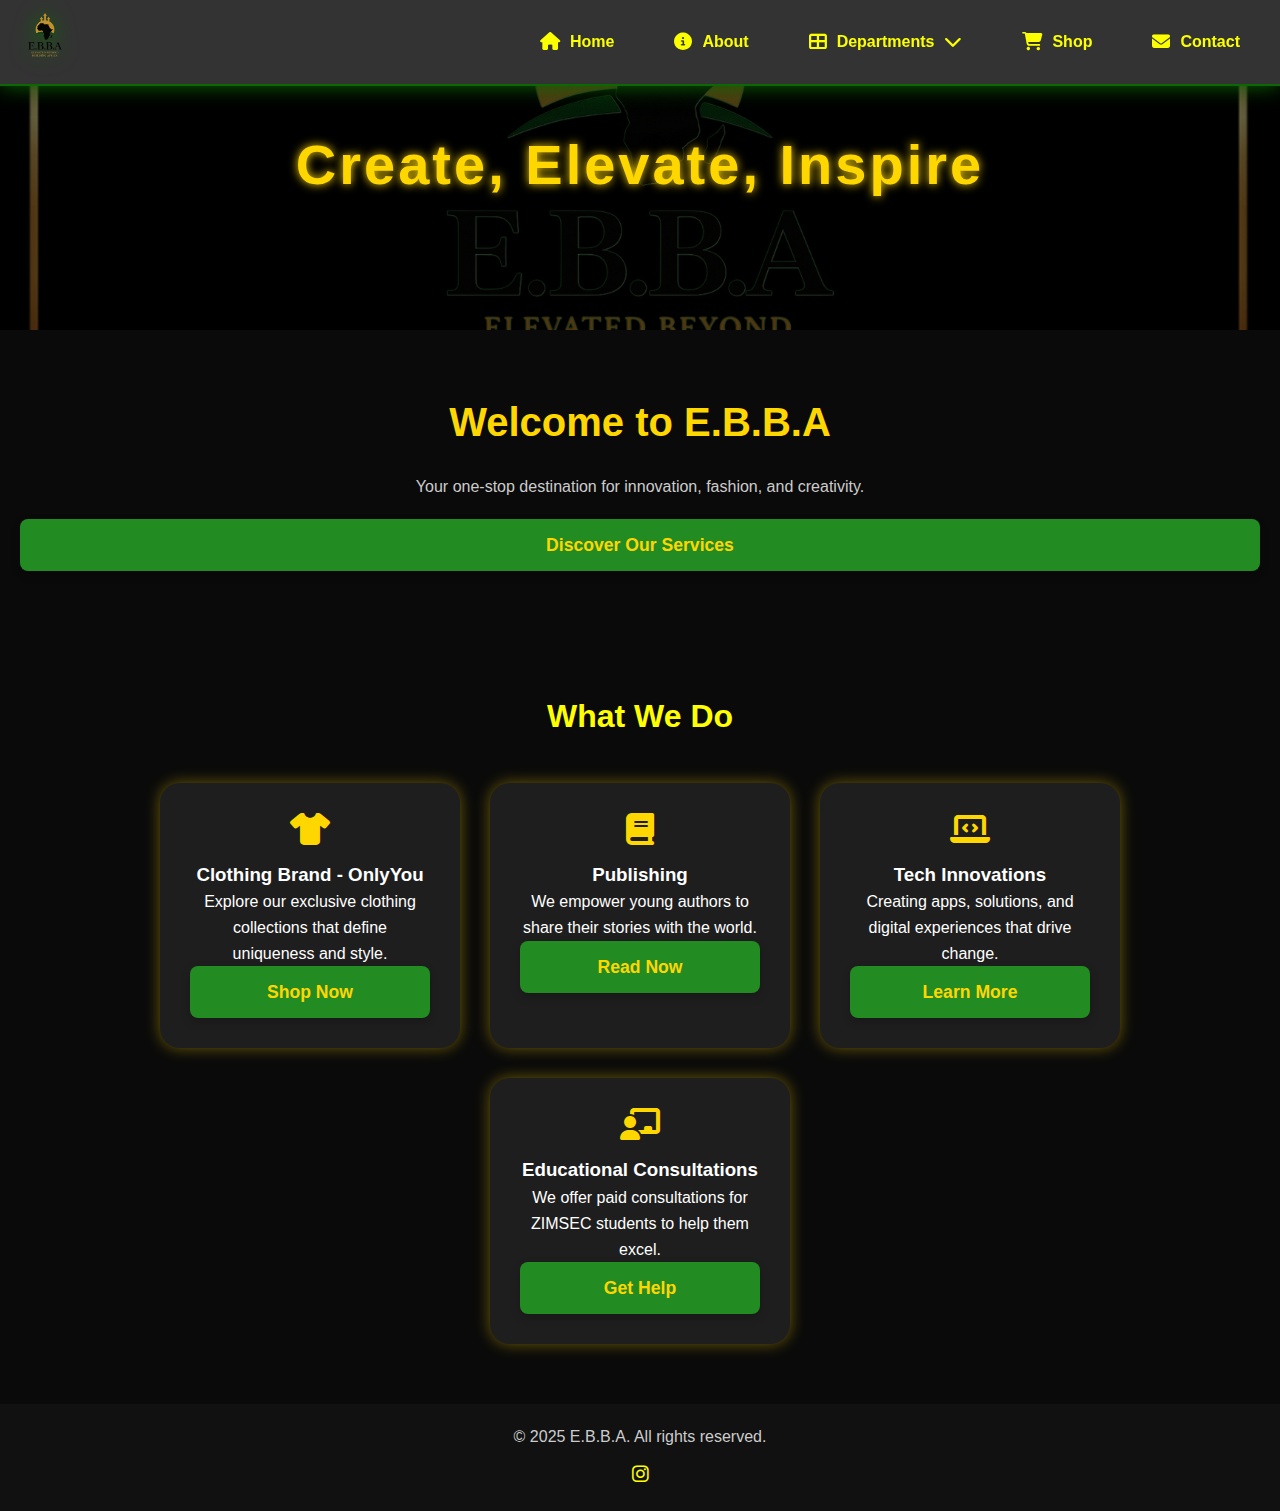
<file: index.html>
<!DOCTYPE html>
<html lang="en">
<head>
  <meta charset="UTF-8" />
  <meta name="viewport" content="width=device-width, initial-scale=1.0"/>
  <title>E.B.B.A - Home</title>
  <link rel="stylesheet" href="homestyles.css" />

  <!-- Font Awesome -->
  <link rel="stylesheet" href="https://cdnjs.cloudflare.com/ajax/libs/font-awesome/6.5.0/css/all.min.css">
</head>
<body>

  <!-- Horizontal Navigation Bar -->
  <nav class="navbar">
    <div class="logo">
      <a href="index.html">
        <img src="images/Picsart_25-04-18_03-29-21-559.png" alt="E.B.B.A Logo" class="logo-img" />
      </a>
    </div>
  
    <!-- Hamburger icon -->
    <div class="menu-toggle" id="menu-toggle">
      <i class="fas fa-bars"></i>
    </div>
  
    <ul class="nav-links" id="nav-links">
      <li><a href="index.html"><i class="fas fa-home"></i> Home</a></li>
      <li><a href="about.html"><i class="fas fa-info-circle"></i> About</a></li>
      <li class="dropdown">
        <a href="#"><i class="fas fa-th-large"></i> Departments <i class="fas fa-chevron-down"></i></a>
        <ul class="dropdown-menu">
          <li><a href="onlyyou.html">OnlyYou</a></li>
          <li><a href="publishing.html">Publishing</a></li>
          <li><a href="design.html">Design Studio</a></li>
          <li><a href="consultations.html">Educational Consultations</a></li>
          <li><a href="tech.html">Tech Innovations</a></li>
          <li><a href="trust.html">EBBA Trust</a></li>
          <li><a href="animation.html">Animated Series</a></li>
        </ul>
      </li>
      <li><a href="shop.html"><i class="fas fa-shopping-cart"></i> Shop</a></li>
      <li><a href="contact.html"><i class="fas fa-envelope"></i> Contact</a></li>
    </ul>
  </nav>
  

  <!-- Hero Section with Tagline -->
  <section class="hero-image">
    <div class="hero-text">
      <h1>Create, Elevate, Inspire</h1>
    </div>
  </section>

  <!-- Main Content -->
  <main class="main">
    <!-- Hero Section -->
    <section class="hero">
      <div class="hero-content">
        <h1>Welcome to E.B.B.A</h1>
        <p>Your one-stop destination for innovation, fashion, and creativity.</p>
        <a href="services.html" class="cta-btn">Discover Our Services</a>
      </div>
    </section>

    <!-- Our Services -->
    <section class="services">
      <h2>What We Do</h2>
      <div class="service-cards">
        <div class="service-card">
          <i class="fas fa-tshirt"></i>
          <h3>Clothing Brand - OnlyYou</h3>
          <p>Explore our exclusive clothing collections that define uniqueness and style.</p>
          <a href="shop.html" class="cta-btn">Shop Now</a>
        </div>
        <div class="service-card">
          <i class="fas fa-book"></i>
          <h3>Publishing</h3>
          <p>We empower young authors to share their stories with the world.</p>
          <a href="shop.html" class="cta-btn">Read Now</a>
        </div>
        <div class="service-card">
          <i class="fas fa-laptop-code"></i>
          <h3>Tech Innovations</h3>
          <p>Creating apps, solutions, and digital experiences that drive change.</p>
          <a href="services.html" class="cta-btn">Learn More</a>
        </div>
        <div class="service-card">
          <i class="fas fa-chalkboard-teacher"></i>
          <h3>Educational Consultations</h3>
          <p>We offer paid consultations for ZIMSEC students to help them excel.</p>
          <a href="services.html" class="cta-btn">Get Help</a>
        </div>
      </div>
    </section>
  </main>

  <!-- Footer -->
  <footer>
    <div class="footer-content">
      <p>&copy; 2025 E.B.B.A. All rights reserved.</p>
      <div class="social-links">
        <a href="https://www.instagram.com/elevatedbeyondbuildingafrica?igsh=a216Zm8yajZ2NTZ4"><i class="fab fa-instagram"></i></a>
      </div>
    </div>
  </footer>

  <script src="script.js"></script>
  <script>
    const toggleButton = document.getElementById('menu-toggle');
    const navLinks = document.getElementById('nav-links');
  
    toggleButton.addEventListener('click', () => {
      navLinks.classList.toggle('active');
    });
  </script>
</body>
</html>
</file>
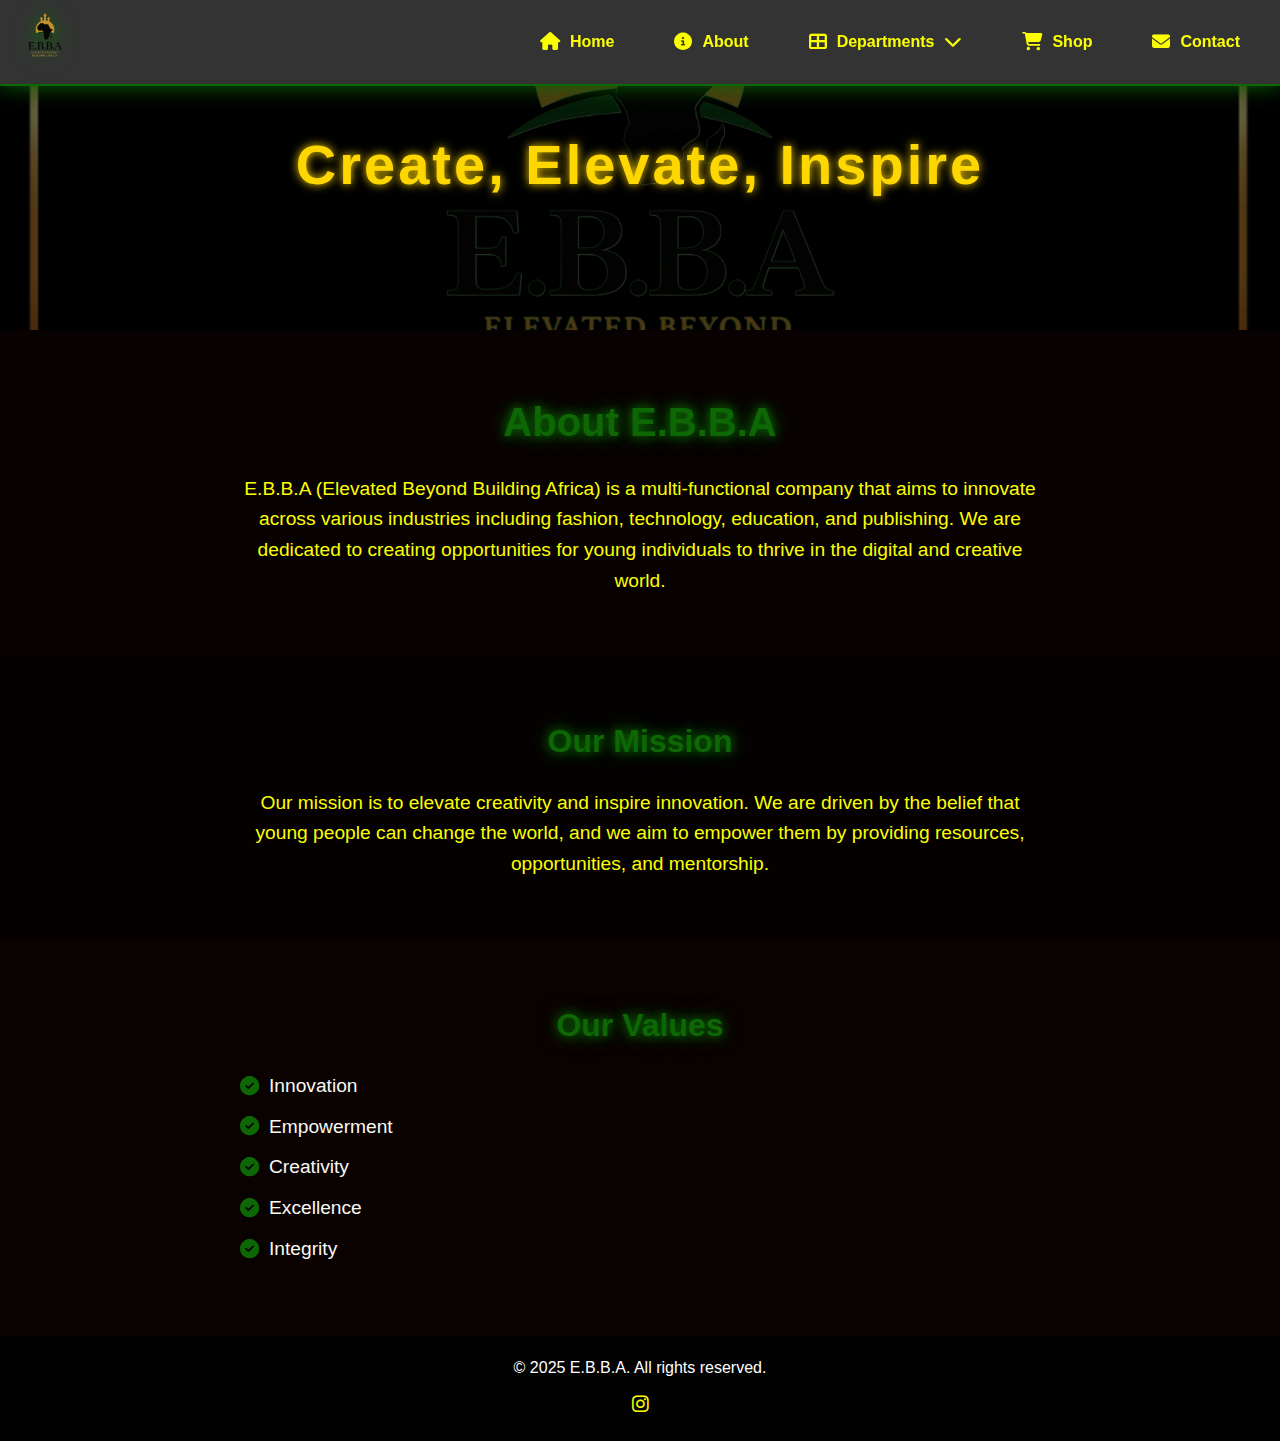
<file: about.html>
<!DOCTYPE html>
<html lang="en">
<head>
  <meta charset="UTF-8" />
  <meta name="viewport" content="width=device-width, initial-scale=1.0"/>
  <title>E.B.B.A - About</title>
  <link rel="stylesheet" href="aboutstyles.css" />

  <!-- Font Awesome -->
  <link rel="stylesheet" href="https://cdnjs.cloudflare.com/ajax/libs/font-awesome/6.5.0/css/all.min.css">
</head>
<body>

  <!-- Horizontal Navigation Bar -->
  <nav class="navbar">
    <div class="logo">
      <a href="index.html">
        <img src="images/Picsart_25-04-18_03-29-21-559.png" alt="E.B.B.A Logo" class="logo-img" />
      </a>
    </div>
  
    <!-- Hamburger icon -->
    <div class="menu-toggle" id="menu-toggle">
      <i class="fas fa-bars"></i>
    </div>
  
    <ul class="nav-links" id="nav-links">
      <li><a href="index.html"><i class="fas fa-home"></i> Home</a></li>
      <li><a href="about.html"><i class="fas fa-info-circle"></i> About</a></li>
      <li class="dropdown">
        <a href="#"><i class="fas fa-th-large"></i> Departments <i class="fas fa-chevron-down"></i></a>
        <ul class="dropdown-menu">
          <li><a href="onlyyou.html">OnlyYou</a></li>
          <li><a href="publishing.html">Publishing</a></li>
          <li><a href="design.html">Design Studio</a></li>
          <li><a href="consultations.html">Educational Consultations</a></li>
          <li><a href="tech.html">Tech Innovations</a></li>
          <li><a href="trust.html">EBBA Trust</a></li>
          <li><a href="animation.html">Animated Series</a></li>
        </ul>
      </li>
      <li><a href="shop.html"><i class="fas fa-shopping-cart"></i> Shop</a></li>
      <li><a href="contact.html"><i class="fas fa-envelope"></i> Contact</a></li>
    </ul>
  </nav>
  

  <!-- Hero Section with Tagline -->
  <section class="hero-image">
    <div class="hero-text">
      <h1>Create, Elevate, Inspire</h1>
    </div>
  </section>

  <!-- Main Content -->
  <main class="main">
    <!-- About Section -->
    <section class="about">
      <div class="about-container">
        <h1>About E.B.B.A</h1>
        <p>E.B.B.A (Elevated Beyond Building Africa) is a multi-functional company that aims to innovate across various industries including fashion, technology, education, and publishing. We are dedicated to creating opportunities for young individuals to thrive in the digital and creative world.</p>
      </div>
    </section>

    <!-- Our Mission -->
    <section class="mission">
      <div class="mission-container">
        <h2>Our Mission</h2>
        <p>Our mission is to elevate creativity and inspire innovation. We are driven by the belief that young people can change the world, and we aim to empower them by providing resources, opportunities, and mentorship.</p>
      </div>
    </section>

    <!-- Our Values -->
    <section class="values">
      <div class="values-container">
        <h2>Our Values</h2>
        <ul>
          <li><i class="fas fa-check-circle"></i> Innovation</li>
          <li><i class="fas fa-check-circle"></i> Empowerment</li>
          <li><i class="fas fa-check-circle"></i> Creativity</li>
          <li><i class="fas fa-check-circle"></i> Excellence</li>
          <li><i class="fas fa-check-circle"></i> Integrity</li>
        </ul>
      </div>
    </section>
  </main>

  <!-- Footer -->
  <footer>
    <div class="footer-content">
      <p>&copy; 2025 E.B.B.A. All rights reserved.</p>
      <div class="social-links">
        <a href="https://www.instagram.com/elevatedbeyondbuildingafrica?igsh=a216Zm8yajZ2NTZ4"><i class="fab fa-instagram"></i></a>
      </div>
    </div>
  </footer>

  <script src="script.js"></script>
  <script>
    const toggleButton = document.getElementById('menu-toggle');
    const navLinks = document.getElementById('nav-links');
  
    toggleButton.addEventListener('click', () => {
      navLinks.classList.toggle('active');
    });
  </script>
</body>
</html>
</file>
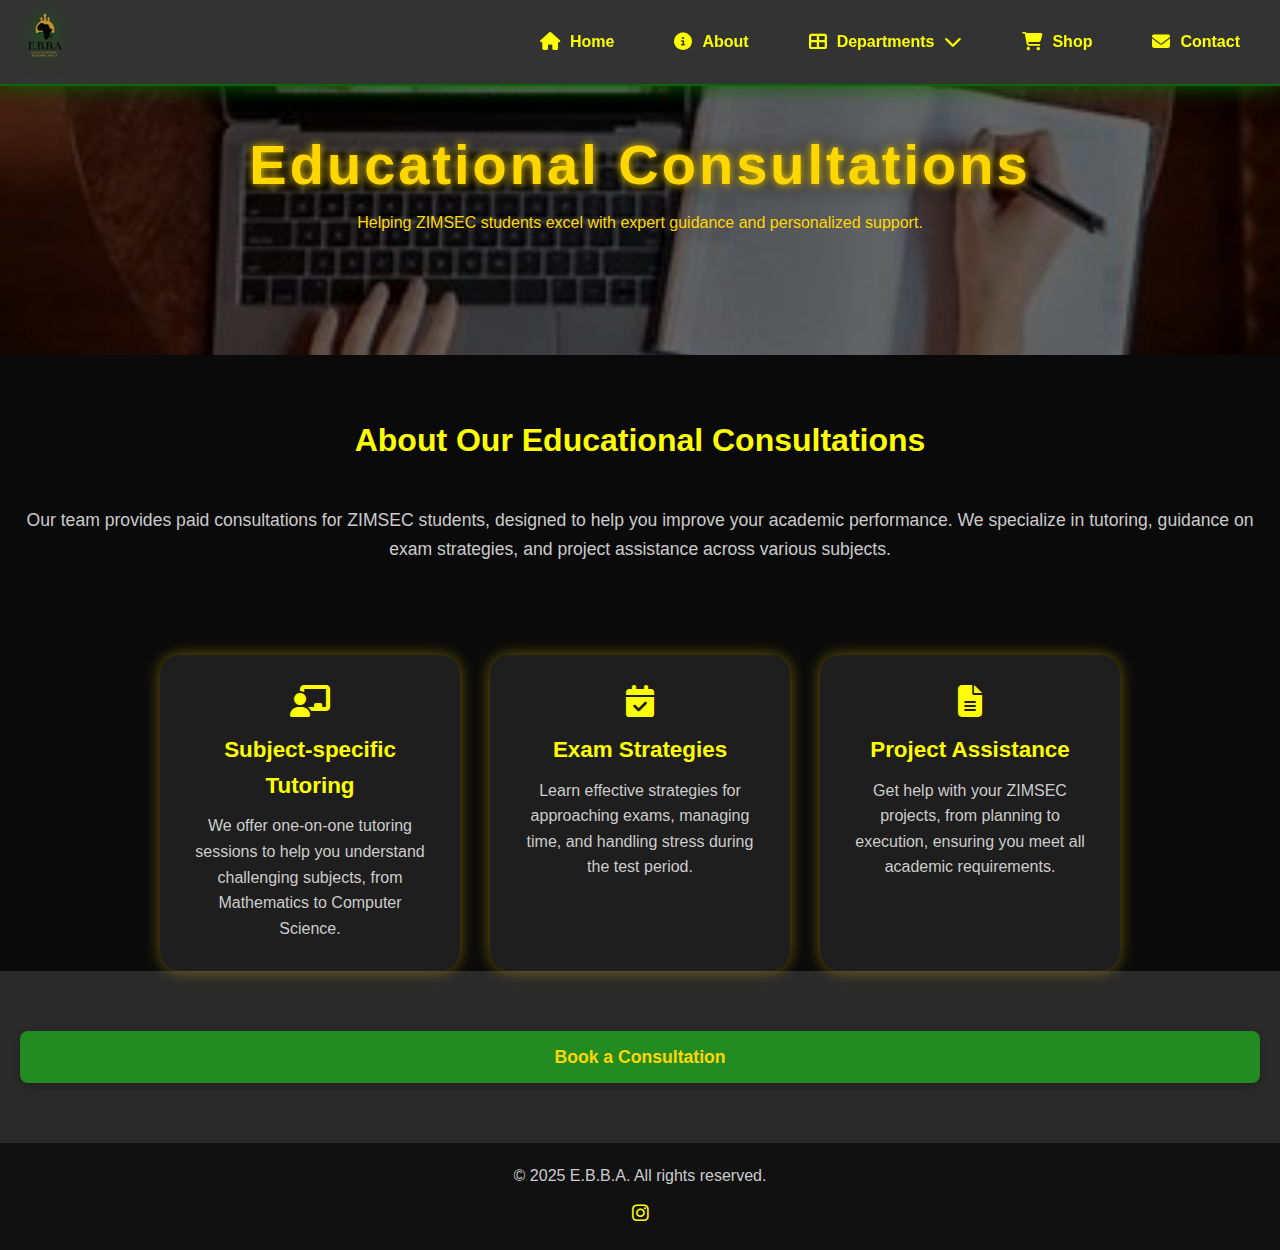
<file: consultations.html>
<!DOCTYPE html>
<html lang="en">
<head>
  <meta charset="UTF-8" />
  <meta name="viewport" content="width=device-width, initial-scale=1.0"/>
  <title>Educational Consultations | E.B.B.A</title>
  <link rel="stylesheet" href="homestyles.css" />
  <link
    rel="stylesheet"
    href="https://cdnjs.cloudflare.com/ajax/libs/font-awesome/6.4.0/css/all.min.css"
    crossorigin="anonymous"
    referrerpolicy="no-referrer"
  />
</head>
<body>

  <!-- Navbar -->
  <nav class="navbar">
    <div class="logo">
      <a href="index.html">
        <img src="images/Picsart_25-04-18_03-29-21-559.png" alt="E.B.B.A Logo" class="logo-img" />
      </a>
    </div>
  
    <!-- Hamburger icon -->
    <div class="menu-toggle" id="menu-toggle">
      <i class="fas fa-bars"></i>
    </div>
  
    <ul class="nav-links" id="nav-links">
      <li><a href="index.html"><i class="fas fa-home"></i> Home</a></li>
      <li><a href="about.html"><i class="fas fa-info-circle"></i> About</a></li>
      <li class="dropdown">
        <a href="#"><i class="fas fa-th-large"></i> Departments <i class="fas fa-chevron-down"></i></a>
        <ul class="dropdown-menu">
          <li><a href="onlyyou.html">OnlyYou</a></li>
          <li><a href="publishing.html">Publishing</a></li>
          <li><a href="design.html">Design Studio</a></li>
          <li><a href="consultations.html">Educational Consultations</a></li>
          <li><a href="tech.html">Tech Innovations</a></li>
          <li><a href="trust.html">EBBA Trust</a></li>
          <li><a href="animation.html">Animated Series</a></li>
        </ul>
      </li>
      <li><a href="shop.html"><i class="fas fa-shopping-cart"></i> Shop</a></li>
      <li><a href="contact.html"><i class="fas fa-envelope"></i> Contact</a></li>
    </ul>
  </nav>
  

  <div class="main">

    <!-- Hero Section -->
    <section class="hero-image" style="background-image:url('images/OIP\ \(3\).jpeg');">
      <div class="hero-text">
        <h1>Educational Consultations</h1>
        <p>Helping ZIMSEC students excel with expert guidance and personalized support.</p>
      </div>
    </section>

    <!-- Overview -->
    <section class="department-overview">
      <div class="container">
        <h2>About Our Educational Consultations</h2>
        <p>Our team provides paid consultations for ZIMSEC students, designed to help you improve your academic performance. We specialize in tutoring, guidance on exam strategies, and project assistance across various subjects.</p>
      </div>
    </section>

    <!-- Features / Services -->
    <section class="department-features">
      <div class="container cards">
        <div class="card">
          <i class="fas fa-chalkboard-teacher fa-2x"></i>
          <h3>Subject-specific Tutoring</h3>
          <p>We offer one-on-one tutoring sessions to help you understand challenging subjects, from Mathematics to Computer Science.</p>
        </div>
        <div class="card">
          <i class="fas fa-calendar-check fa-2x"></i>
          <h3>Exam Strategies</h3>
          <p>Learn effective strategies for approaching exams, managing time, and handling stress during the test period.</p>
        </div>
        <div class="card">
          <i class="fas fa-file-alt fa-2x"></i>
          <h3>Project Assistance</h3>
          <p>Get help with your ZIMSEC projects, from planning to execution, ensuring you meet all academic requirements.</p>
        </div>
      </div>
    </section>

    <!-- Call to Action -->
    <section class="department-cta">
      <div class="container">
        <a href="contact.html" class="cta-btn">Book a Consultation</a>
      </div>
    </section>

    <!-- Footer -->
    <footer>
      <div class="footer-content">
        <p>&copy; 2025 E.B.B.A. All rights reserved.</p>
        <div class="social-links">
          <a href="https://www.instagram.com/elevatedbeyondbuildingafrica?igsh=a216Zm8yajZ2NTZ4"><i class="fab fa-instagram"></i></a>
        </div>
      </div>
    </footer>

  </div>

  <script src="script.js"></script>
  <script>
    const toggleButton = document.getElementById('menu-toggle');
    const navLinks = document.getElementById('nav-links');
  
    toggleButton.addEventListener('click', () => {
      navLinks.classList.toggle('active');
    });
  </script>
</body>
</html>
</file>
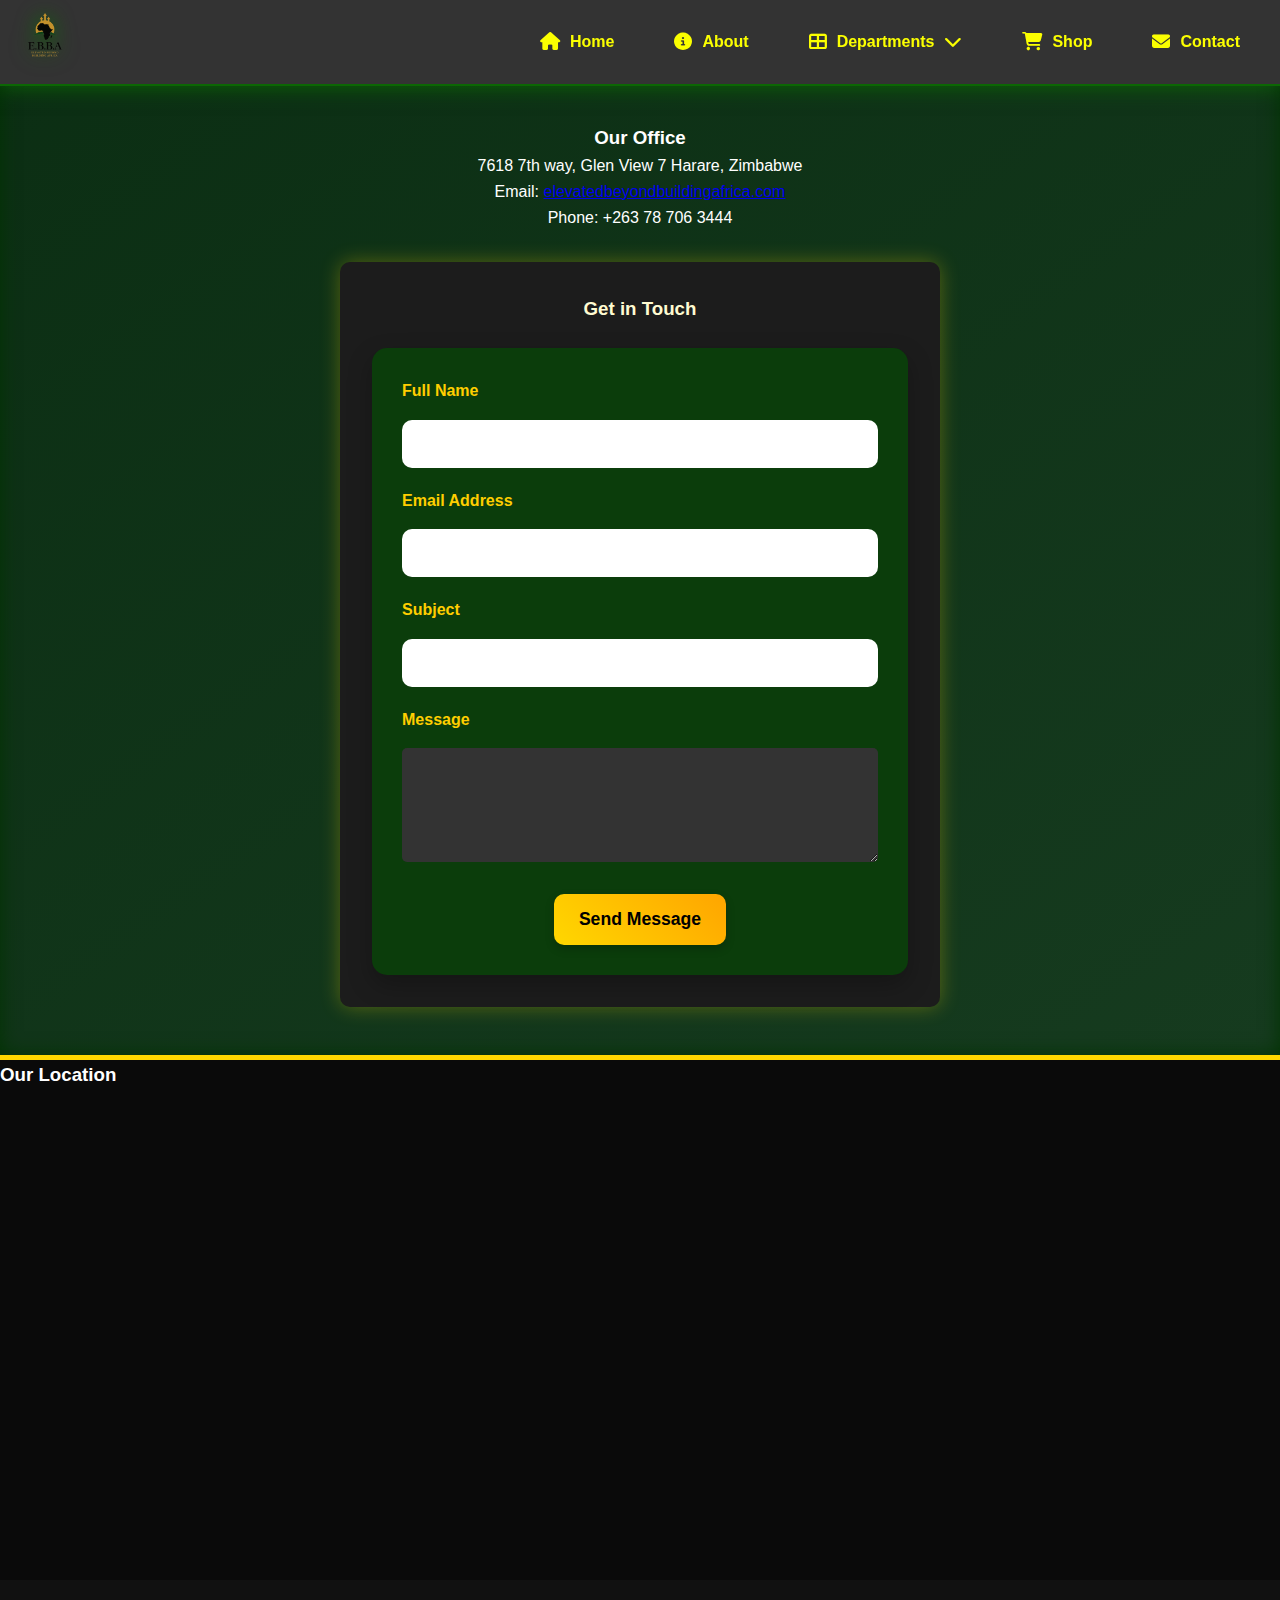
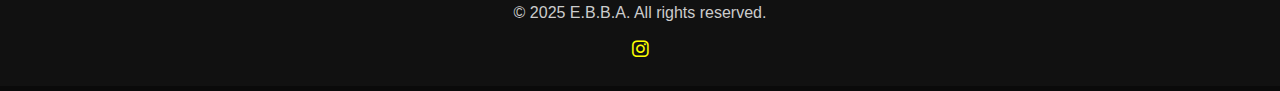
<file: contact.html>
<!DOCTYPE html>
<html lang="en">
<head>
  <meta charset="UTF-8" />
  <meta name="viewport" content="width=device-width, initial-scale=1.0"/>
  <title>Contact Us | E.B.B.A</title>
  <link rel="stylesheet" href="homestyles.css" />
  <link
    rel="stylesheet"
    href="https://cdnjs.cloudflare.com/ajax/libs/font-awesome/6.4.0/css/all.min.css"
    crossorigin="anonymous"
    referrerpolicy="no-referrer"
  />
</head>
<body>

  <!-- Navbar -->
  <nav class="navbar">
    <div class="logo">
      <a href="index.html">
        <img src="images/Picsart_25-04-18_03-29-21-559.png" alt="E.B.B.A Logo" class="logo-img" />
      </a>
    </div>
  
    <!-- Hamburger icon -->
    <div class="menu-toggle" id="menu-toggle">
      <i class="fas fa-bars"></i>
    </div>
  
    <ul class="nav-links" id="nav-links">
      <li><a href="index.html"><i class="fas fa-home"></i> Home</a></li>
      <li><a href="about.html"><i class="fas fa-info-circle"></i> About</a></li>
      <li class="dropdown">
        <a href="#"><i class="fas fa-th-large"></i> Departments <i class="fas fa-chevron-down"></i></a>
        <ul class="dropdown-menu">
          <li><a href="onlyyou.html">OnlyYou</a></li>
          <li><a href="publishing.html">Publishing</a></li>
          <li><a href="design.html">Design Studio</a></li>
          <li><a href="consultations.html">Educational Consultations</a></li>
          <li><a href="tech.html">Tech Innovations</a></li>
          <li><a href="trust.html">EBBA Trust</a></li>
          <li><a href="animation.html">Animated Series</a></li>
        </ul>
      </li>
      <li><a href="shop.html"><i class="fas fa-shopping-cart"></i> Shop</a></li>
      <li><a href="contact.html"><i class="fas fa-envelope"></i> Contact</a></li>
    </ul>
  </nav>
  

  <div class="main">

    <!-- Contact Form Section -->
    <section class="contact-section">
      <h2>Contact Us</h2>
      
      <!-- Contact Information -->
      <div class="contact-info">
        <h3>Our Office</h3>
        <p>7618 7th way, Glen View 7 Harare, Zimbabwe</p>
        <p>Email: <a href="mailto:elevatedbeyondbuildingafrica.com">elevatedbeyondbuildingafrica.com</a></p>
        <p>Phone: +263 78 706 3444</p>
      </div>
      
      <!-- Contact Form -->
      <div class="contact-form">
        <h3>Get in Touch</h3>
        <form action="https://formsubmit.co/elevatedbeyondbuildingafrica@gmail.com" method="POST">
          <!-- Form Fields Stay the Same -->
          <input type="hidden" name="_next" value="thankyou.html"> <!-- Optional redirect after submission -->
          <input type="hidden" name="_captcha" value="false">
          
            <label for="name">Full Name</label>
            <input type="text" id="name" name="name" required />
          
            <label for="email">Email Address</label>
            <input type="email" id="email" name="email" required />
          
            <label for="subject">Subject</label>
            <input type="text" id="subject" name="subject" required />
          
            <label for="message">Message</label>
            <textarea id="message" name="message" rows="5" required></textarea>
          
            <button type="submit" class="cta-btn">Send Message</button>
          </form>
          
        <div id="confirmationMessage" class="confirmation" style="display: none;">
          <i class="fas fa-check-circle"></i>
          <h4>Thank you for contacting us!</h4>
          <p>We'll get back to you as soon as possible.</p>
        </div>
      </div>
    </section>

    <!-- Optional: Add a Google Map (embed your office location) -->
    <section class="location-section">
      <h3>Our Location</h3>
      <div class="map-container">
        <!-- You can replace the iframe link with your office's actual location -->
        <iframe
  src="https://www.google.com/maps?q=7618+7th+Way,+Glen+View+7,+Harare,+Zimbabwe&output=embed"
  width="600"
  height="450"
  style="border:0;"
  allowfullscreen=""
  loading="lazy"
  referrerpolicy="no-referrer-when-downgrade">
</iframe>

      </div>
    </section>

  </div>

  <script src="script.js"></script>
  <script>
    const toggleButton = document.getElementById('menu-toggle');
    const navLinks = document.getElementById('nav-links');
  
    toggleButton.addEventListener('click', () => {
      navLinks.classList.toggle('active');
    });
  </script>

  <footer>
    <div class="footer-content">
      <p>&copy; 2025 E.B.B.A. All rights reserved.</p>
      <div class="social-links">
        <a href="https://www.instagram.com/elevatedbeyondbuildingafrica?igsh=a216Zm8yajZ2NTZ4"><i class="fab fa-instagram"></i></a>
      </div>
    </div>
  </footer>
</body>
</html>
</file>
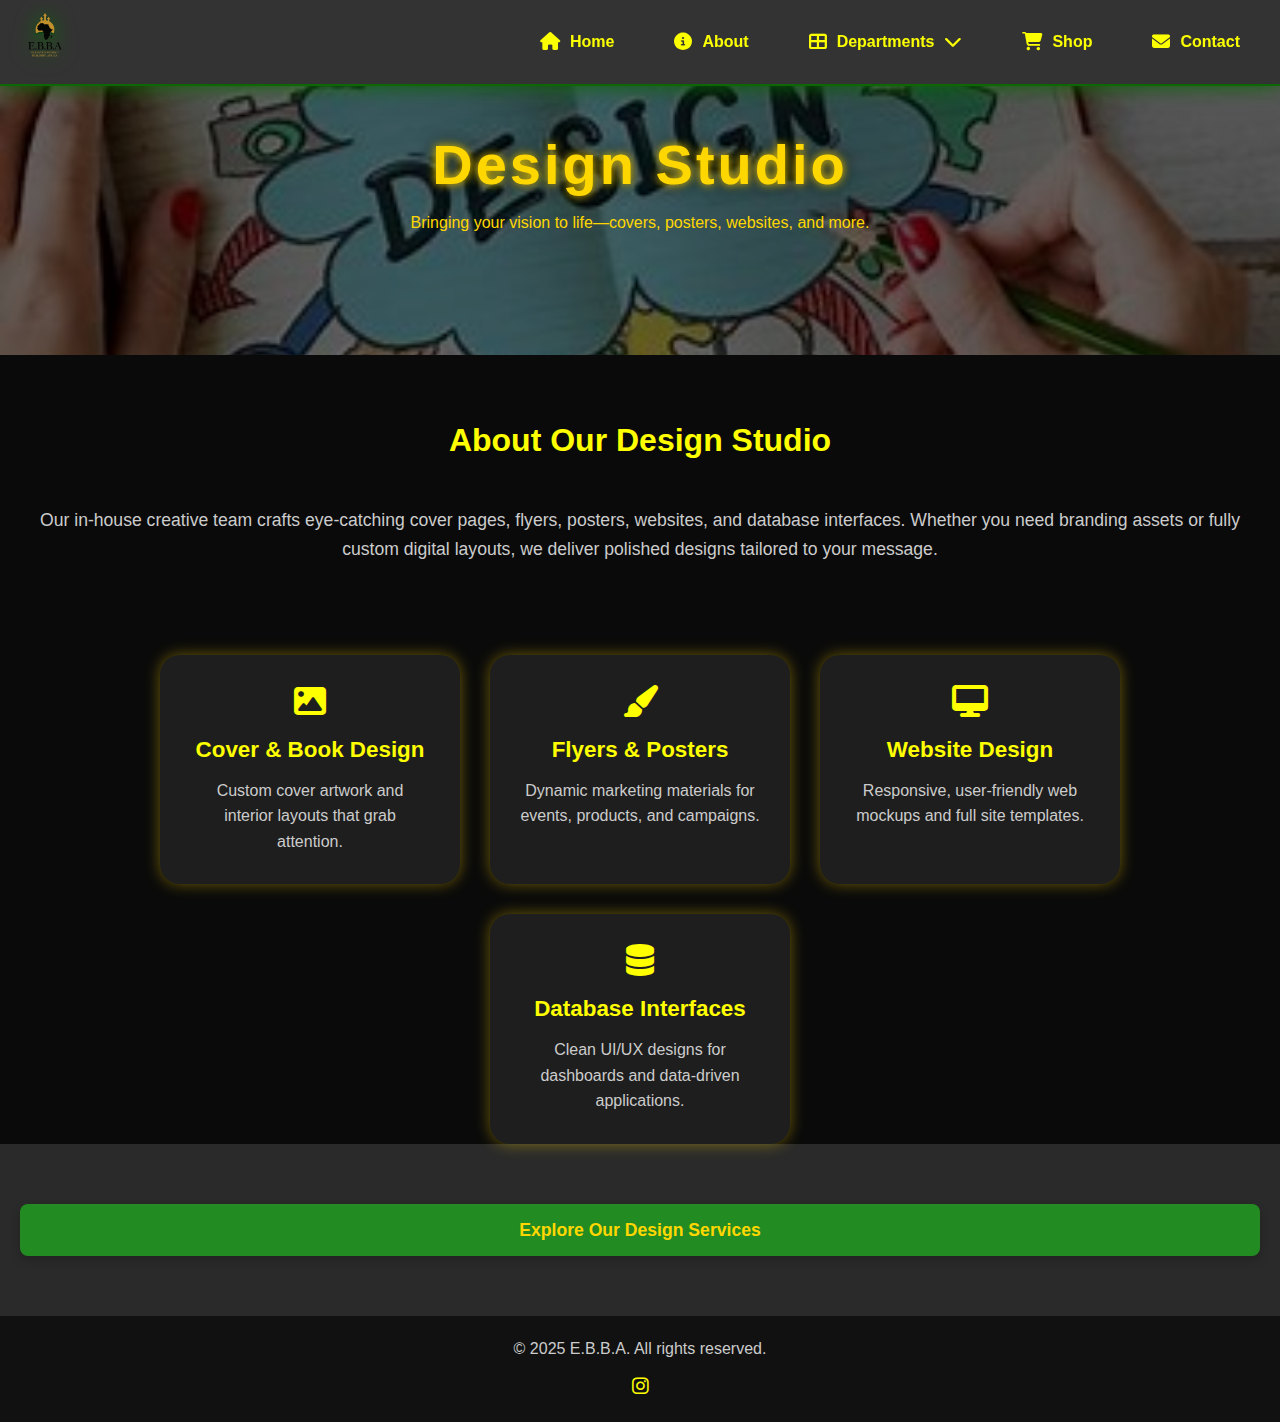
<file: design.html>
<!DOCTYPE html>
<html lang="en">
<head>
  <meta charset="UTF-8" />
  <meta name="viewport" content="width=device-width, initial-scale=1.0"/>
  <title>Design Studio | E.B.B.A</title>
  <link rel="stylesheet" href="homestyles.css" />
  <link
    rel="stylesheet"
    href="https://cdnjs.cloudflare.com/ajax/libs/font-awesome/6.4.0/css/all.min.css"
    crossorigin="anonymous"
    referrerpolicy="no-referrer"
  />
</head>
<body>

  <!-- Navbar -->
  <nav class="navbar">
    <div class="logo">
      <a href="index.html">
        <img src="images/Picsart_25-04-18_03-29-21-559.png" alt="E.B.B.A Logo" class="logo-img" />
      </a>
    </div>
  
    <!-- Hamburger icon -->
    <div class="menu-toggle" id="menu-toggle">
      <i class="fas fa-bars"></i>
    </div>
  
    <ul class="nav-links" id="nav-links">
      <li><a href="index.html"><i class="fas fa-home"></i> Home</a></li>
      <li><a href="about.html"><i class="fas fa-info-circle"></i> About</a></li>
      <li class="dropdown">
        <a href="#"><i class="fas fa-th-large"></i> Departments <i class="fas fa-chevron-down"></i></a>
        <ul class="dropdown-menu">
          <li><a href="onlyyou.html">OnlyYou</a></li>
          <li><a href="publishing.html">Publishing</a></li>
          <li><a href="design.html">Design Studio</a></li>
          <li><a href="consultations.html">Educational Consultations</a></li>
          <li><a href="tech.html">Tech Innovations</a></li>
          <li><a href="trust.html">EBBA Trust</a></li>
          <li><a href="animation.html">Animated Series</a></li>
        </ul>
      </li>
      <li><a href="shop.html"><i class="fas fa-shopping-cart"></i> Shop</a></li>
      <li><a href="contact.html"><i class="fas fa-envelope"></i> Contact</a></li>
    </ul>
  </nav>
  

  <div class="main">

    <!-- Hero -->
    <section class="hero-image" style="background-image:url('images/OIP\ \(2\).jpeg');">
      <div class="hero-text">
        <h1>Design Studio</h1>
        <p>Bringing your vision to life—covers, posters, websites, and more.</p>
      </div>
    </section>

    <!-- Overview -->
    <section class="department-overview">
      <div class="container">
        <h2>About Our Design Studio</h2>
        <p>Our in‑house creative team crafts eye‑catching cover pages, flyers, posters, websites, and database interfaces. Whether you need branding assets or fully custom digital layouts, we deliver polished designs tailored to your message.</p>
      </div>
    </section>

    <!-- Features / Services -->
    <section class="department-features">
      <div class="container cards">
        <div class="card">
          <i class="fas fa-image fa-2x"></i>
          <h3>Cover & Book Design</h3>
          <p>Custom cover artwork and interior layouts that grab attention.</p>
        </div>
        <div class="card">
          <i class="fas fa-paint-brush fa-2x"></i>
          <h3>Flyers & Posters</h3>
          <p>Dynamic marketing materials for events, products, and campaigns.</p>
        </div>
        <div class="card">
          <i class="fas fa-desktop fa-2x"></i>
          <h3>Website Design</h3>
          <p>Responsive, user‑friendly web mockups and full site templates.</p>
        </div>
        <div class="card">
          <i class="fas fa-database fa-2x"></i>
          <h3>Database Interfaces</h3>
          <p>Clean UI/UX designs for dashboards and data‑driven applications.</p>
        </div>
      </div>
    </section>

    <!-- Call to Action -->
    <section class="department-cta">
      <div class="container">
        <a href="services.html" class="cta-btn">Explore Our Design Services</a>
      </div>
    </section>

    <!-- Footer -->
    <footer>
      <div class="footer-content">
        <p>&copy; 2025 E.B.B.A. All rights reserved.</p>
        <div class="social-links">
          <a href="https://www.instagram.com/elevatedbeyondbuildingafrica?igsh=a216Zm8yajZ2NTZ4"><i class="fab fa-instagram"></i></a>
        </div>
      </div>
    </footer>

  <script src="script.js"></script>
  <script>
    const toggleButton = document.getElementById('menu-toggle');
    const navLinks = document.getElementById('nav-links');
  
    toggleButton.addEventListener('click', () => {
      navLinks.classList.toggle('active');
    });
  </script>
</body>
</html>
</file>
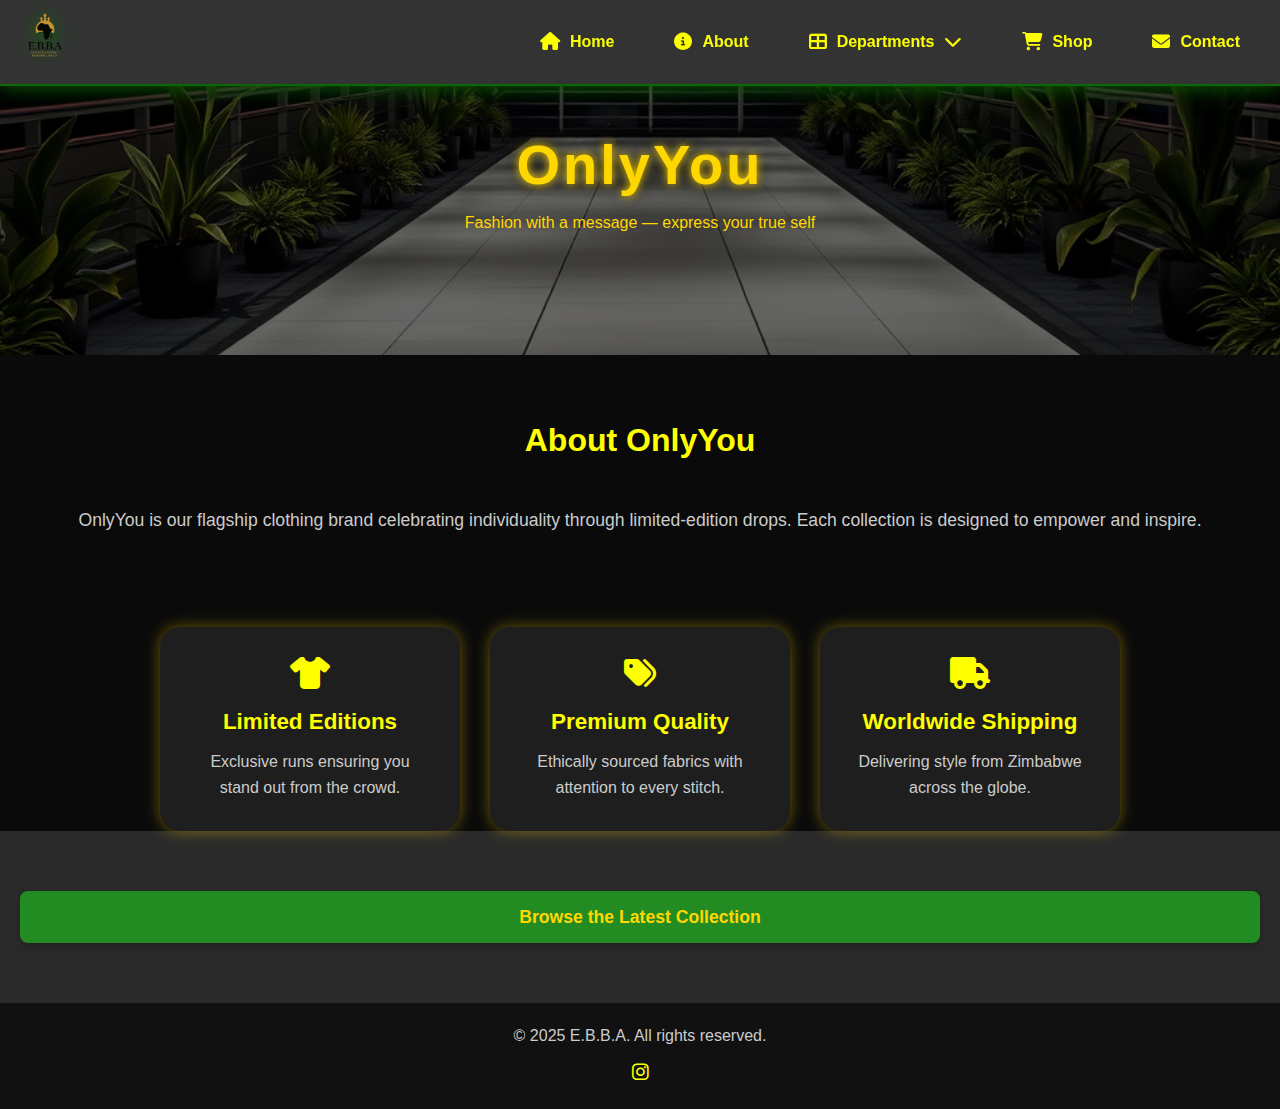
<file: onlyyou.html>
<!DOCTYPE html>
<html lang="en">
<head>
  <meta charset="UTF-8" />
  <meta name="viewport" content="width=device-width, initial-scale=1.0"/>
  <title>OnlyYou | E.B.B.A</title>
  <link rel="stylesheet" href="homestyles.css" />
  <link
    rel="stylesheet"
    href="https://cdnjs.cloudflare.com/ajax/libs/font-awesome/6.4.0/css/all.min.css"
    crossorigin="anonymous"
    referrerpolicy="no-referrer"
  />
</head>
<body>

  <!-- Navbar (same as on all pages) -->
  <nav class="navbar">
    <div class="logo">
      <a href="index.html">
        <img src="images/Picsart_25-04-18_03-29-21-559.png" alt="E.B.B.A Logo" class="logo-img" />
      </a>
    </div>
  
    <!-- Hamburger icon -->
    <div class="menu-toggle" id="menu-toggle">
      <i class="fas fa-bars"></i>
    </div>
  
    <ul class="nav-links" id="nav-links">
      <li><a href="index.html"><i class="fas fa-home"></i> Home</a></li>
      <li><a href="about.html"><i class="fas fa-info-circle"></i> About</a></li>
      <li class="dropdown">
        <a href="#"><i class="fas fa-th-large"></i> Departments <i class="fas fa-chevron-down"></i></a>
        <ul class="dropdown-menu">
          <li><a href="onlyyou.html">OnlyYou</a></li>
          <li><a href="publishing.html">Publishing</a></li>
          <li><a href="design.html">Design Studio</a></li>
          <li><a href="consultations.html">Educational Consultations</a></li>
          <li><a href="tech.html">Tech Innovations</a></li>
          <li><a href="trust.html">EBBA Trust</a></li>
          <li><a href="animation.html">Animated Series</a></li>
        </ul>
      </li>
      <li><a href="shop.html"><i class="fas fa-shopping-cart"></i> Shop</a></li>
      <li><a href="contact.html"><i class="fas fa-envelope"></i> Contact</a></li>
    </ul>
  </nav>
  

  <!-- Main Content Wrapper -->
  <div class="main">

    <!-- Dept Hero (reuse .hero-image/.hero-text) -->
    <section class="hero-image" style="background-image:url('images/A_stylish_rooftop_fashion_runway_in_Harare_s_Avondale_area_at_sunset_The_runway_features_a_smooth_tiled_surface_with_soft_city_lights_twinkling_in_the_background_Decorative_plants_are_pl.png');">
      <div class="hero-text">
        <h1>OnlyYou</h1>
        <p>Fashion with a message — express your true self</p>
      </div>
    </section>

    <!-- Overview -->
    <section class="department-overview">
      <div class="container">
        <h2>About OnlyYou</h2>
        <p>OnlyYou is our flagship clothing brand celebrating individuality through limited‑edition drops. Each collection is designed to empower and inspire.</p>
      </div>
    </section>

    <!-- Key Features / Services -->
    <section class="department-features">
      <div class="container cards">
        <div class="card">
          <i class="fas fa-tshirt fa-2x"></i>
          <h3>Limited Editions</h3>
          <p>Exclusive runs ensuring you stand out from the crowd.</p>
        </div>
        <div class="card">
          <i class="fas fa-tags fa-2x"></i>
          <h3>Premium Quality</h3>
          <p>Ethically sourced fabrics with attention to every stitch.</p>
        </div>
        <div class="card">
          <i class="fas fa-truck fa-2x"></i>
          <h3>Worldwide Shipping</h3>
          <p>Delivering style from Zimbabwe across the globe.</p>
        </div>
      </div>
    </section>

    <!-- Call to Action -->
    <section class="department-cta">
      <div class="container">
        <a href="shop.html" class="cta-btn">Browse the Latest Collection</a>
      </div>
    </section>

    <!-- Footer (same on all pages) -->
    <footer>
      <div class="footer-content">
        <p>&copy; 2025 E.B.B.A. All rights reserved.</p>
        <div class="social-links">
          <a href="https://www.instagram.com/elevatedbeyondbuildingafrica?igsh=a216Zm8yajZ2NTZ4"><i class="fab fa-instagram"></i></a>
        </div>
      </div>
    </footer>

  </div>
  <script src="script.js"></script>
  <script>
    const toggleButton = document.getElementById('menu-toggle');
    const navLinks = document.getElementById('nav-links');
  
    toggleButton.addEventListener('click', () => {
      navLinks.classList.toggle('active');
    });
  </script>
</body>
</html>
</file>
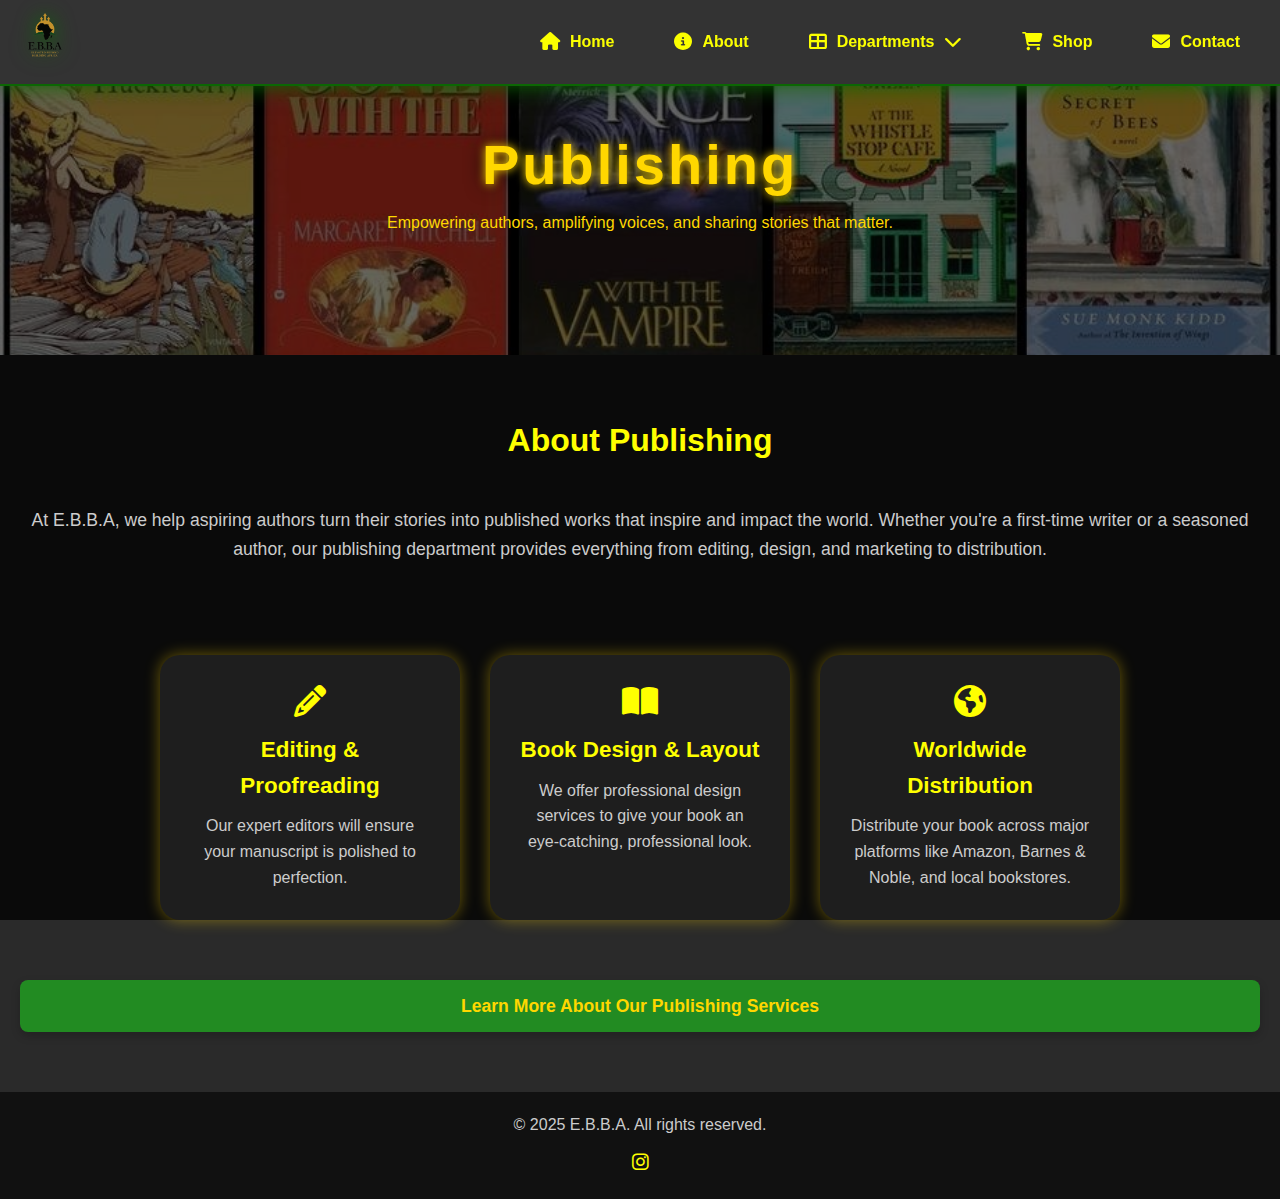
<file: publishing.html>
<!DOCTYPE html>
<html lang="en">
<head>
  <meta charset="UTF-8" />
  <meta name="viewport" content="width=device-width, initial-scale=1.0"/>
  <title>Publishing | E.B.B.A</title>
  <link rel="stylesheet" href="homestyles.css" />
  <link
    rel="stylesheet"
    href="https://cdnjs.cloudflare.com/ajax/libs/font-awesome/6.4.0/css/all.min.css"
    crossorigin="anonymous"
    referrerpolicy="no-referrer"
  />
</head>
<body>

  <!-- Navbar (same as on all pages) -->
  <nav class="navbar">
    <div class="logo">
      <a href="index.html">
        <img src="images/Picsart_25-04-18_03-29-21-559.png" alt="E.B.B.A Logo" class="logo-img" />
      </a>
    </div>
  
    <!-- Hamburger icon -->
    <div class="menu-toggle" id="menu-toggle">
      <i class="fas fa-bars"></i>
    </div>
  
    <ul class="nav-links" id="nav-links">
      <li><a href="index.html"><i class="fas fa-home"></i> Home</a></li>
      <li><a href="about.html"><i class="fas fa-info-circle"></i> About</a></li>
      <li class="dropdown">
        <a href="#"><i class="fas fa-th-large"></i> Departments <i class="fas fa-chevron-down"></i></a>
        <ul class="dropdown-menu">
          <li><a href="onlyyou.html">OnlyYou</a></li>
          <li><a href="publishing.html">Publishing</a></li>
          <li><a href="design.html">Design Studio</a></li>
          <li><a href="consultations.html">Educational Consultations</a></li>
          <li><a href="tech.html">Tech Innovations</a></li>
          <li><a href="trust.html">EBBA Trust</a></li>
          <li><a href="animation.html">Animated Series</a></li>
        </ul>
      </li>
      <li><a href="shop.html"><i class="fas fa-shopping-cart"></i> Shop</a></li>
      <li><a href="contact.html"><i class="fas fa-envelope"></i> Contact</a></li>
    </ul>
  </nav>
  

  <!-- Main Content Wrapper -->
  <div class="main">

    <!-- Dept Hero (reuse .hero-image/.hero-text) -->
    <section class="hero-image" style="background-image:url('images/map_img_2224432_1627599930.jpg');">
      <div class="hero-text">
        <h1>Publishing</h1>
        <p>Empowering authors, amplifying voices, and sharing stories that matter.</p>
      </div>
    </section>

    <!-- Overview -->
    <section class="department-overview">
      <div class="container">
        <h2>About Publishing</h2>
        <p>At E.B.B.A, we help aspiring authors turn their stories into published works that inspire and impact the world. Whether you're a first-time writer or a seasoned author, our publishing department provides everything from editing, design, and marketing to distribution.</p>
      </div>
    </section>

    <!-- Key Features / Services -->
    <section class="department-features">
      <div class="container cards">
        <div class="card">
          <i class="fas fa-pencil-alt fa-2x"></i>
          <h3>Editing & Proofreading</h3>
          <p>Our expert editors will ensure your manuscript is polished to perfection.</p>
        </div>
        <div class="card">
          <i class="fas fa-book-open fa-2x"></i>
          <h3>Book Design & Layout</h3>
          <p>We offer professional design services to give your book an eye-catching, professional look.</p>
        </div>
        <div class="card">
          <i class="fas fa-globe-americas fa-2x"></i>
          <h3>Worldwide Distribution</h3>
          <p>Distribute your book across major platforms like Amazon, Barnes & Noble, and local bookstores.</p>
        </div>
      </div>
    </section>

    <!-- Call to Action -->
    <section class="department-cta">
      <div class="container">
        <a href="services.html" class="cta-btn">Learn More About Our Publishing Services</a>
      </div>
    </section>

    <!-- Footer (same on all pages) -->
    <footer>
      <div class="footer-content">
        <p>&copy; 2025 E.B.B.A. All rights reserved.</p>
        <div class="social-links">
          <a href="https://www.instagram.com/elevatedbeyondbuildingafrica?igsh=a216Zm8yajZ2NTZ4"><i class="fab fa-instagram"></i></a>
        </div>
      </div>
    </footer>

  </div>

  <script src="script.js"></script>
  <script>
    const toggleButton = document.getElementById('menu-toggle');
    const navLinks = document.getElementById('nav-links');
  
    toggleButton.addEventListener('click', () => {
      navLinks.classList.toggle('active');
    });
  </script>
  
</body>
</html>
</file>
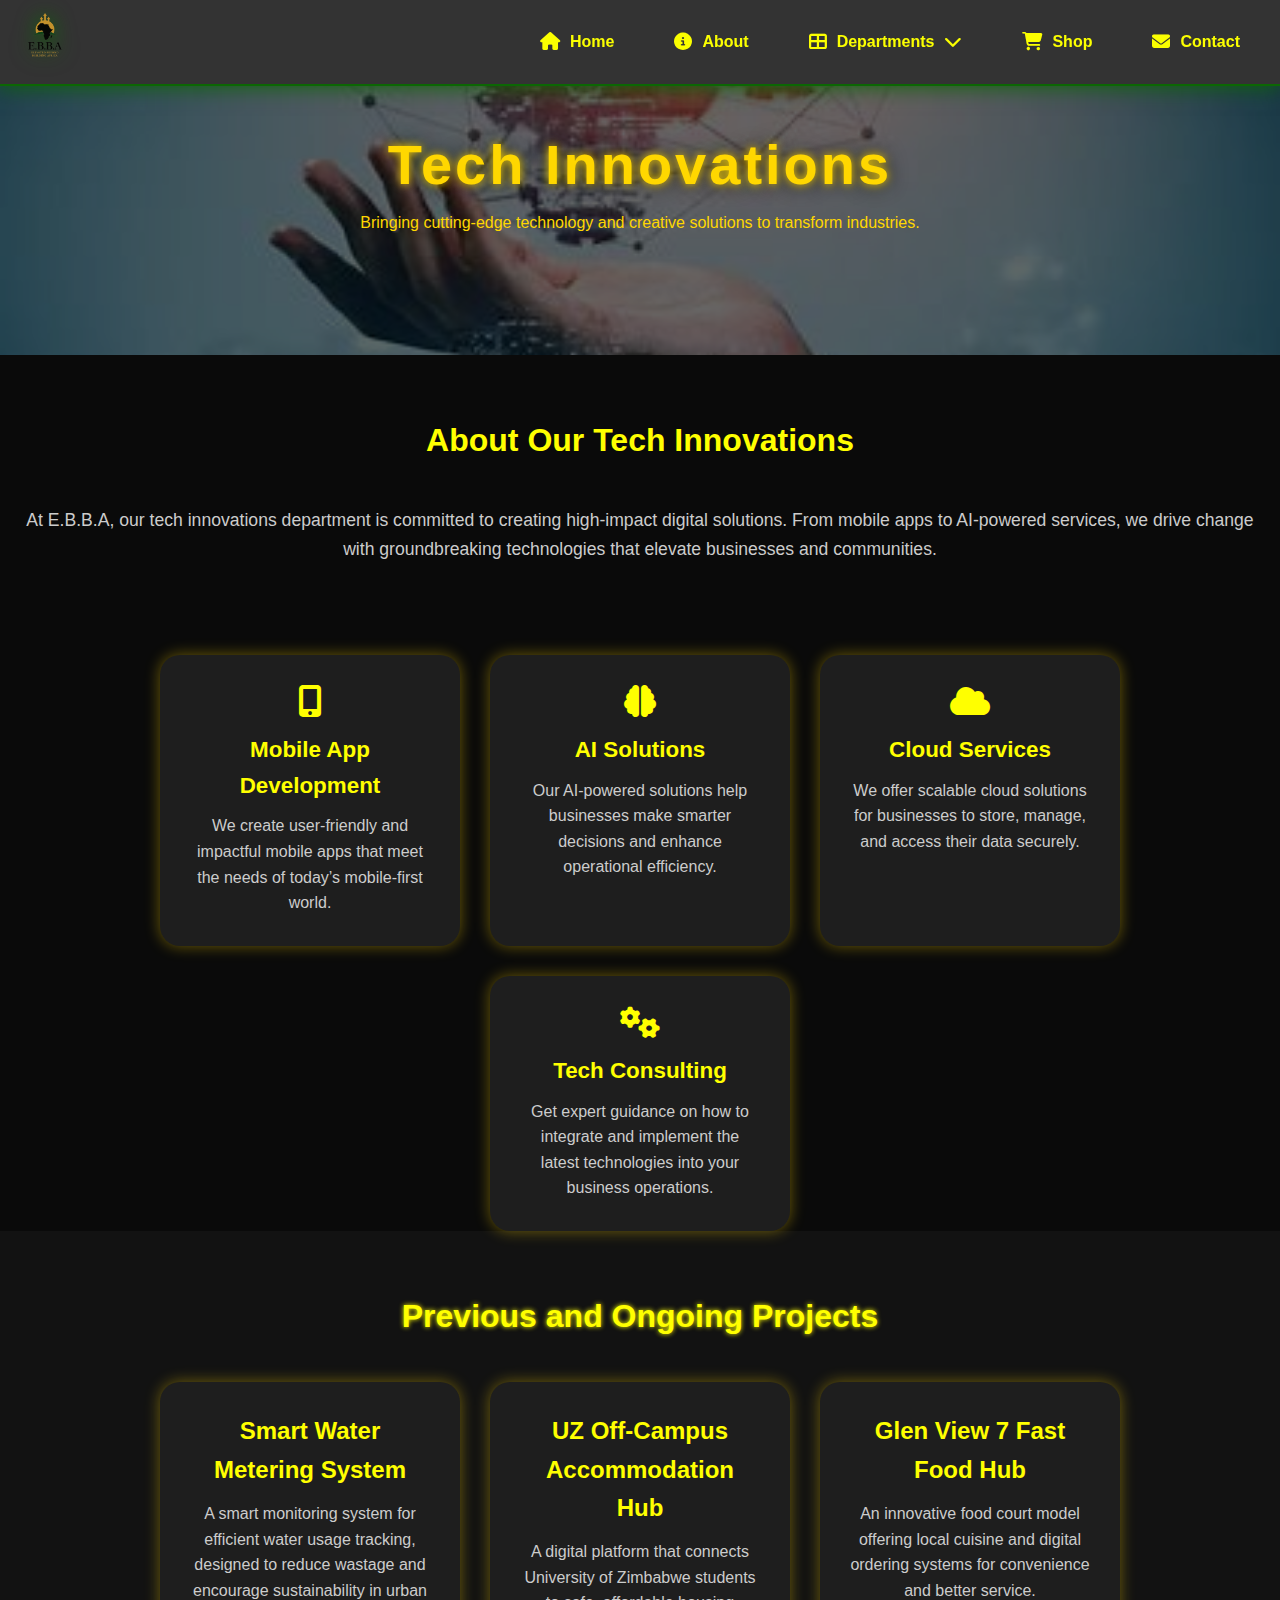
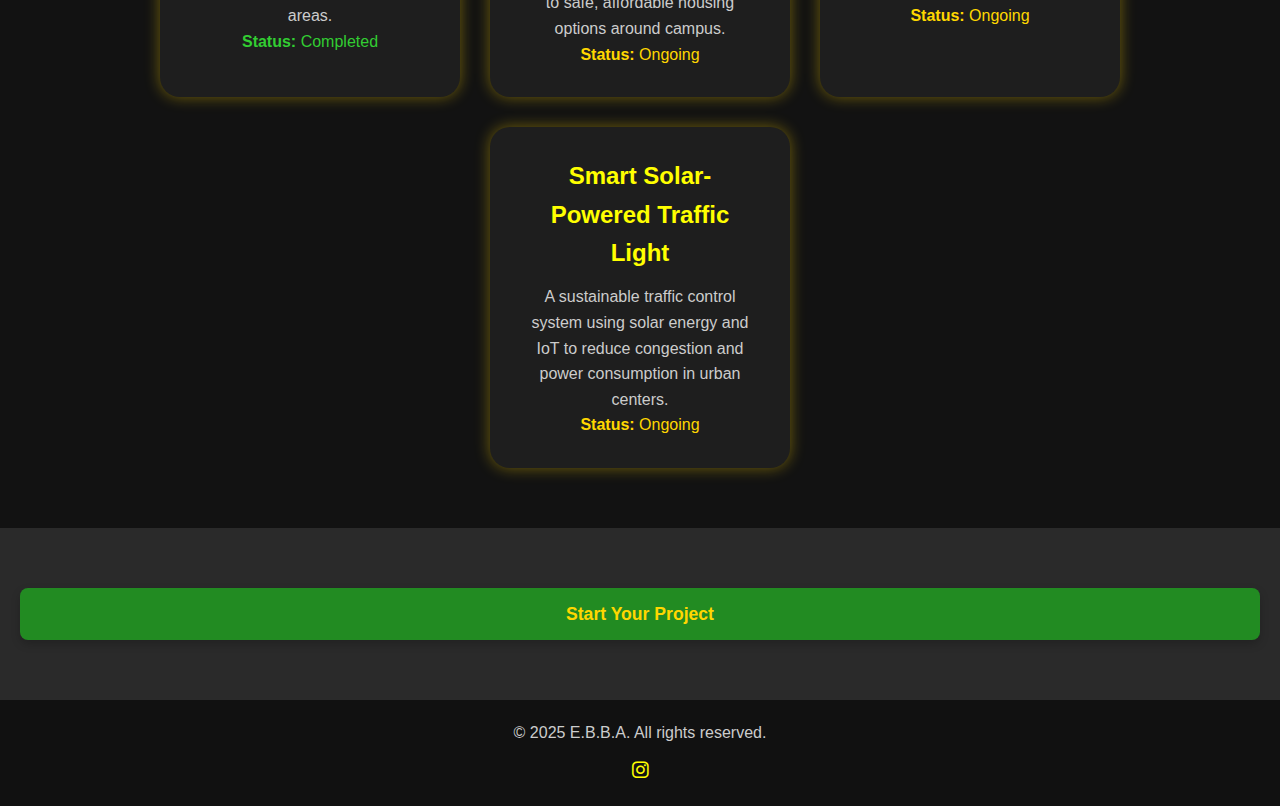
<file: tech.html>
<!DOCTYPE html>
<html lang="en">
<head>
  <meta charset="UTF-8" />
  <meta name="viewport" content="width=device-width, initial-scale=1.0"/>
  <title>Tech Innovations | E.B.B.A</title>
  <link rel="stylesheet" href="homestyles.css" />
  <link
    rel="stylesheet"
    href="https://cdnjs.cloudflare.com/ajax/libs/font-awesome/6.4.0/css/all.min.css"
    crossorigin="anonymous"
    referrerpolicy="no-referrer"
  />
</head>
<body>

  <!-- Navbar -->
  <nav class="navbar">
    <div class="logo">
      <a href="index.html">
        <img src="images/Picsart_25-04-18_03-29-21-559.png" alt="E.B.B.A Logo" class="logo-img" />
      </a>
    </div>
  
    <!-- Hamburger icon -->
    <div class="menu-toggle" id="menu-toggle">
      <i class="fas fa-bars"></i>
    </div>
  
    <ul class="nav-links" id="nav-links">
      <li><a href="index.html"><i class="fas fa-home"></i> Home</a></li>
      <li><a href="about.html"><i class="fas fa-info-circle"></i> About</a></li>
      <li class="dropdown">
        <a href="#"><i class="fas fa-th-large"></i> Departments <i class="fas fa-chevron-down"></i></a>
        <ul class="dropdown-menu">
          <li><a href="onlyyou.html">OnlyYou</a></li>
          <li><a href="publishing.html">Publishing</a></li>
          <li><a href="design.html">Design Studio</a></li>
          <li><a href="consultations.html">Educational Consultations</a></li>
          <li><a href="tech.html">Tech Innovations</a></li>
          <li><a href="trust.html">EBBA Trust</a></li>
          <li><a href="animation.html">Animated Series</a></li>
        </ul>
      </li>
      <li><a href="shop.html"><i class="fas fa-shopping-cart"></i> Shop</a></li>
      <li><a href="contact.html"><i class="fas fa-envelope"></i> Contact</a></li>
    </ul>
  </nav>
  

  <div class="main">

    <!-- Hero Section -->
    <section class="hero-image" style="background-image:url('images/download.jpeg');">
      <div class="hero-text">
        <h1>Tech Innovations</h1>
        <p>Bringing cutting-edge technology and creative solutions to transform industries.</p>
      </div>
    </section>

    <!-- Overview -->
    <section class="department-overview">
      <div class="container">
        <h2>About Our Tech Innovations</h2>
        <p>At E.B.B.A, our tech innovations department is committed to creating high-impact digital solutions. From mobile apps to AI-powered services, we drive change with groundbreaking technologies that elevate businesses and communities.</p>
      </div>
    </section>

    <!-- Features / Services -->
    <section class="department-features">
      <div class="container cards">
        <div class="card">
          <i class="fas fa-mobile-alt fa-2x"></i>
          <h3>Mobile App Development</h3>
          <p>We create user-friendly and impactful mobile apps that meet the needs of today’s mobile-first world.</p>
        </div>
        <div class="card">
          <i class="fas fa-brain fa-2x"></i>
          <h3>AI Solutions</h3>
          <p>Our AI-powered solutions help businesses make smarter decisions and enhance operational efficiency.</p>
        </div>
        <div class="card">
          <i class="fas fa-cloud fa-2x"></i>
          <h3>Cloud Services</h3>
          <p>We offer scalable cloud solutions for businesses to store, manage, and access their data securely.</p>
        </div>
        <div class="card">
          <i class="fas fa-cogs fa-2x"></i>
          <h3>Tech Consulting</h3>
          <p>Get expert guidance on how to integrate and implement the latest technologies into your business operations.</p>
        </div>
      </div>
    </section>
    
<!-- Previous and Ongoing Projects -->
<section class="projects-section books-available">
  <div class="container">
    <h2 style="text-align: center; color: yellow; font-size: 2em;">Previous and Ongoing Projects</h2>
    <div class="cards">
      <div class="card">
        <h3>Smart Water Metering System</h3>
        <p>A smart monitoring system for efficient water usage tracking, designed to reduce wastage and encourage sustainability in urban areas.</p>
        <p style="color: #32cd32;"><strong>Status:</strong> Completed</p>
      </div>
      <div class="card">
        <h3>UZ Off-Campus Accommodation Hub</h3>
        <p>A digital platform that connects University of Zimbabwe students to safe, affordable housing options around campus.</p>
        <p style="color: #ffd700;"><strong>Status:</strong> Ongoing</p>
      </div>
      <div class="card">
        <h3>Glen View 7 Fast Food Hub</h3>
        <p>An innovative food court model offering local cuisine and digital ordering systems for convenience and better service.</p>
        <p style="color: #ffd700;"><strong>Status:</strong> Ongoing</p>
      </div>
      <div class="card">
        <h3>Smart Solar-Powered Traffic Light</h3>
        <p>A sustainable traffic control system using solar energy and IoT to reduce congestion and power consumption in urban centers.</p>
        <p style="color: #ffd700;"><strong>Status:</strong> Ongoing</p>
      </div>
    </div>
  </div>
</section>
    <!-- Call to Action -->
    <section class="department-cta">
      <div class="container">
        <a href="contact.html" class="cta-btn">Start Your Project</a>
      </div>
    </section>

    <!-- Footer -->
    <footer>
      <div class="footer-content">
        <p>&copy; 2025 E.B.B.A. All rights reserved.</p>
        <div class="social-links">
          <a href="https://www.instagram.com/elevatedbeyondbuildingafrica?igsh=a216Zm8yajZ2NTZ4"><i class="fab fa-instagram"></i></a>
        </div>
      </div>
    </footer>

  </div>

  <script src="script.js"></script>
  <script>
    const toggleButton = document.getElementById('menu-toggle');
    const navLinks = document.getElementById('nav-links');
  
    toggleButton.addEventListener('click', () => {
      navLinks.classList.toggle('active');
    });
  </script>
  
</body>
</html>
</file>
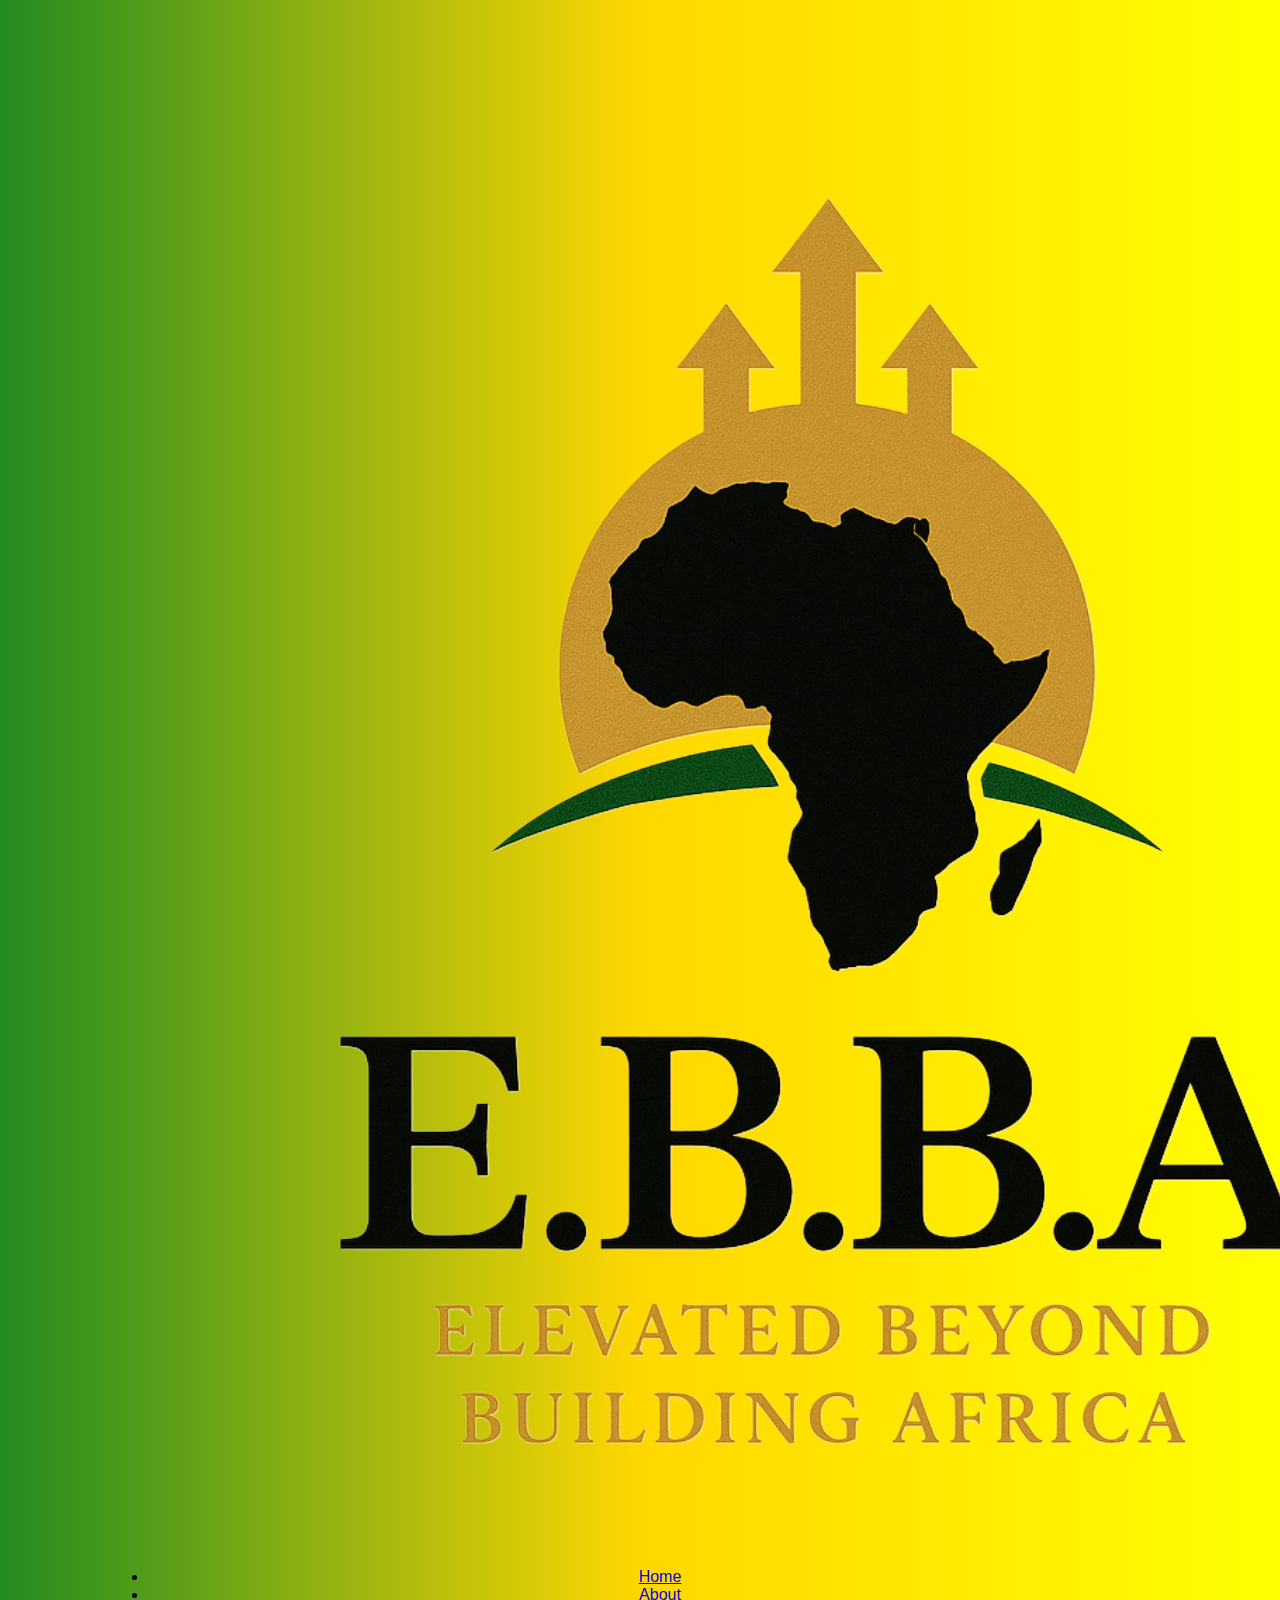
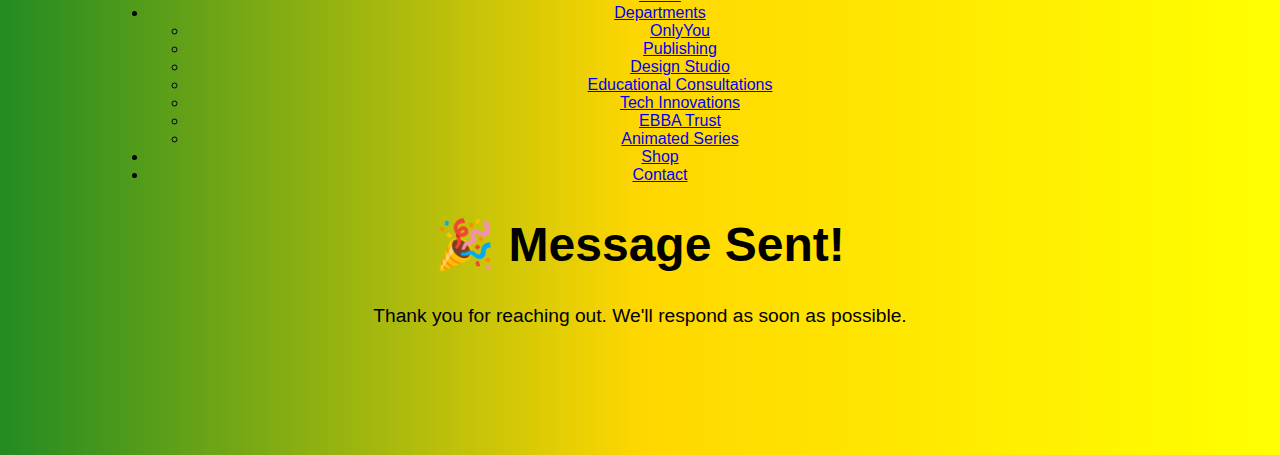
<file: thankyou.html>
<!DOCTYPE html>
<html lang="en">
<head>
  <meta charset="UTF-8">
  <title>Thank You</title>
  <style>
    body {
      background: linear-gradient(to right, forestgreen, gold, yellow);
      color: black;
      font-family: 'Segoe UI', sans-serif;
      text-align: center;
      padding: 100px;
    }
    h1 {
      font-size: 3em;
    }
    p {
      font-size: 1.2em;
    }
  </style>
</head>
<body>
    <nav class="navbar">
        <div class="logo">
          <a href="index.html">
            <img src="images/Picsart_25-04-18_03-29-21-559.png" alt="E.B.B.A Logo" class="logo-img" />
          </a>
        </div>
      
        <!-- Hamburger icon -->
        <div class="menu-toggle" id="menu-toggle">
          <i class="fas fa-bars"></i>
        </div>
      
        <ul class="nav-links" id="nav-links">
          <li><a href="index.html"><i class="fas fa-home"></i> Home</a></li>
          <li><a href="about.html"><i class="fas fa-info-circle"></i> About</a></li>
          <li class="dropdown">
            <a href="#"><i class="fas fa-th-large"></i> Departments <i class="fas fa-chevron-down"></i></a>
            <ul class="dropdown-menu">
              <li><a href="onlyyou.html">OnlyYou</a></li>
              <li><a href="publishing.html">Publishing</a></li>
              <li><a href="design.html">Design Studio</a></li>
              <li><a href="consultations.html">Educational Consultations</a></li>
              <li><a href="tech.html">Tech Innovations</a></li>
              <li><a href="trust.html">EBBA Trust</a></li>
              <li><a href="animation.html">Animated Series</a></li>
            </ul>
          </li>
          <li><a href="shop.html"><i class="fas fa-shopping-cart"></i> Shop</a></li>
          <li><a href="contact.html"><i class="fas fa-envelope"></i> Contact</a></li>
        </ul>
      </nav>
      
  <h1>🎉 Message Sent!</h1>
  <p>Thank you for reaching out. We'll respond as soon as possible.</p>
</body>
</html>
</file>
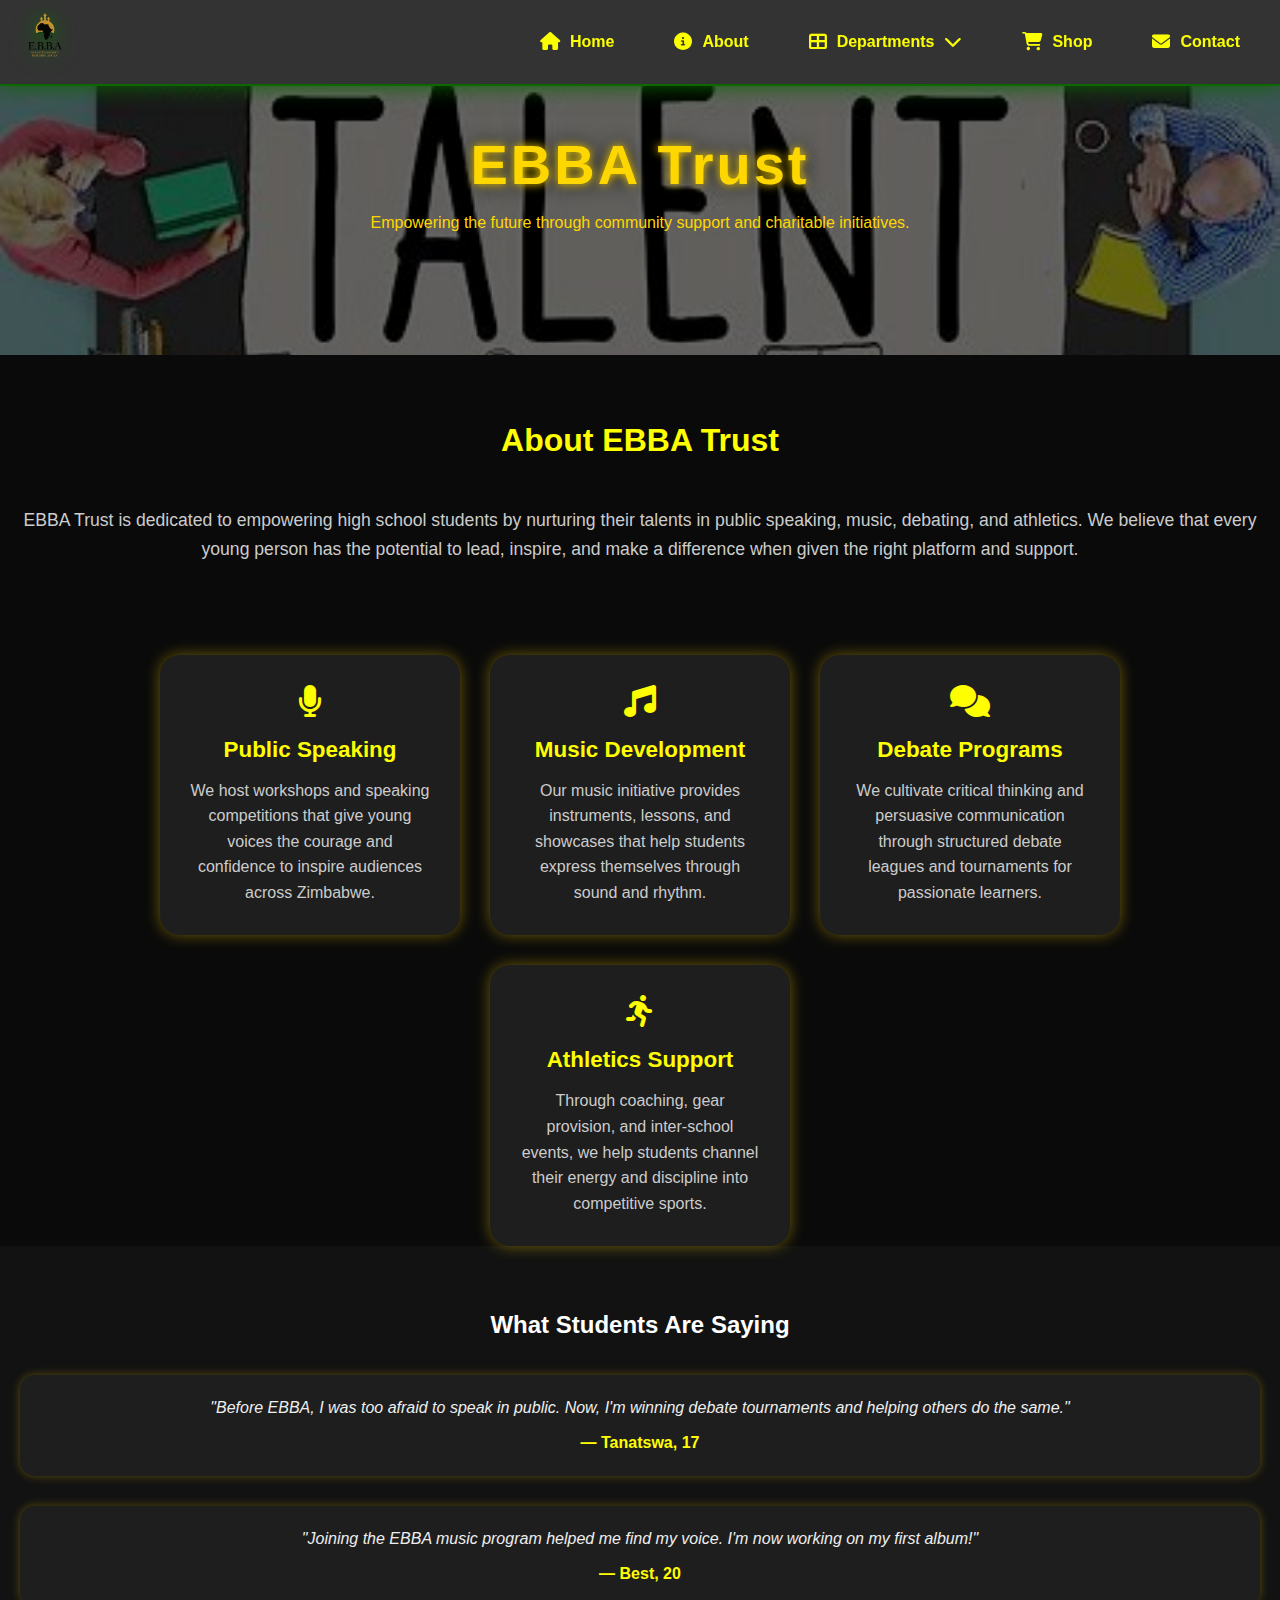
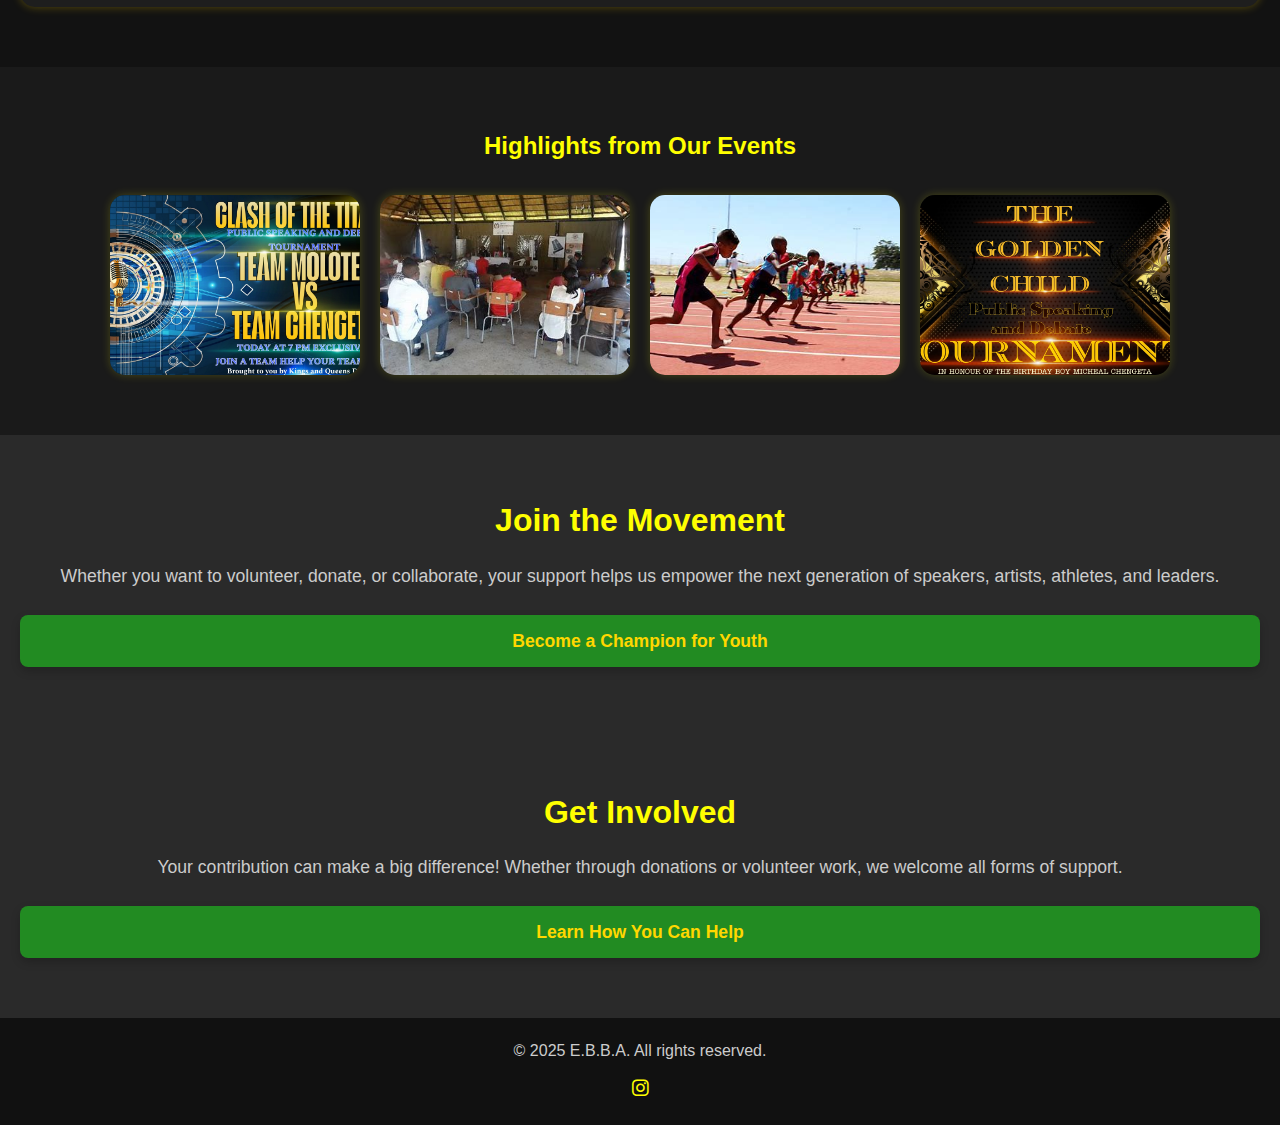
<file: trust.html>
<!DOCTYPE html>
<html lang="en">
<head>
  <meta charset="UTF-8" />
  <meta name="viewport" content="width=device-width, initial-scale=1.0"/>
  <title>EBBA Trust | E.B.B.A</title>
  <link rel="stylesheet" href="homestyles.css" />
  <link
    rel="stylesheet"
    href="https://cdnjs.cloudflare.com/ajax/libs/font-awesome/6.4.0/css/all.min.css"
    crossorigin="anonymous"
    referrerpolicy="no-referrer"
  />
</head>
<body>

  <!-- Navbar -->
  <nav class="navbar">
    <div class="logo">
      <a href="index.html">
        <img src="images/Picsart_25-04-18_03-29-21-559.png" alt="E.B.B.A Logo" class="logo-img" />
      </a>
    </div>
  
    <!-- Hamburger icon -->
    <div class="menu-toggle" id="menu-toggle">
      <i class="fas fa-bars"></i>
    </div>
  
    <ul class="nav-links" id="nav-links">
      <li><a href="index.html"><i class="fas fa-home"></i> Home</a></li>
      <li><a href="about.html"><i class="fas fa-info-circle"></i> About</a></li>
      <li class="dropdown">
        <a href="#"><i class="fas fa-th-large"></i> Departments <i class="fas fa-chevron-down"></i></a>
        <ul class="dropdown-menu">
          <li><a href="onlyyou.html">OnlyYou</a></li>
          <li><a href="publishing.html">Publishing</a></li>
          <li><a href="design.html">Design Studio</a></li>
          <li><a href="consultations.html">Educational Consultations</a></li>
          <li><a href="tech.html">Tech Innovations</a></li>
          <li><a href="trust.html">EBBA Trust</a></li>
          <li><a href="animation.html">Animated Series</a></li>
        </ul>
      </li>
      <li><a href="shop.html"><i class="fas fa-shopping-cart"></i> Shop</a></li>
      <li><a href="contact.html"><i class="fas fa-envelope"></i> Contact</a></li>
    </ul>
  </nav>
  

  <div class="main">

    <!-- Hero Section -->
    <section class="hero-image" style="background-image:url('images/OIP\ \(4\).jpeg');">
      <div class="hero-text">
        <h1>EBBA Trust</h1>
        <p>Empowering the future through community support and charitable initiatives.</p>
      </div>
    </section>

    <!-- Overview -->
    <section class="department-overview">
      <div class="container">
        <h2>About EBBA Trust</h2>
        <p>EBBA Trust is dedicated to empowering high school students by nurturing their talents in public speaking, music, debating, and athletics. We believe that every young person has the potential to lead, inspire, and make a difference when given the right platform and support.</p>
      </div>
    </section>
    

    <!-- Initiatives / Programs -->
    <section class="department-features">
      <div class="container cards">
        <div class="card">
          <i class="fas fa-microphone fa-2x"></i>
          <h3>Public Speaking</h3>
          <p>We host workshops and speaking competitions that give young voices the courage and confidence to inspire audiences across Zimbabwe.</p>
        </div>
        <div class="card">
          <i class="fas fa-music fa-2x"></i>
          <h3>Music Development</h3>
          <p>Our music initiative provides instruments, lessons, and showcases that help students express themselves through sound and rhythm.</p>
        </div>
        <div class="card">
          <i class="fas fa-comments fa-2x"></i>
          <h3>Debate Programs</h3>
          <p>We cultivate critical thinking and persuasive communication through structured debate leagues and tournaments for passionate learners.</p>
        </div>
        <div class="card">
          <i class="fas fa-running fa-2x"></i>
          <h3>Athletics Support</h3>
          <p>Through coaching, gear provision, and inter-school events, we help students channel their energy and discipline into competitive sports.</p>
        </div>
      </div>
    </section>
    
    <section class="testimonials">
      <div class="container">
        <h2>What Students Are Saying</h2>
        <div class="testimonial-cards">
          <div class="testimonial">
            <p>"Before EBBA, I was too afraid to speak in public. Now, I'm winning debate tournaments and helping others do the same."</p>
            <h4>— Tanatswa, 17</h4>
          </div>
          <div class="testimonial">
            <p>"Joining the EBBA music program helped me find my voice. I'm now working on my first album!"</p>
            <h4>— Best, 20</h4>
          </div>
        </div>
      </div>
    </section>
    
    <section class="gallery">
      <div class="container">
        <h2>Highlights from Our Events</h2>
        <div class="gallery-grid">
          <img src="images/Picsart_24-12-29_12-17-30-092.jpg" alt="Debate Event">
          <img src="images/music workshop.jpeg" alt="Music Workshop">
          <img src="images/athletics.jpeg" alt="Athletics Day">
          <img src="images/Picsart_25-01-08_21-05-26-547.jpg" alt="Public Speaking Finals">
        </div>
      </div>
    </section>

    <section class="department-cta">
      <div class="container">
        <h2>Join the Movement</h2>
        <p>Whether you want to volunteer, donate, or collaborate, your support helps us empower the next generation of speakers, artists, athletes, and leaders.</p>
        <a href="contact.html" class="cta-btn">Become a Champion for Youth</a>
      </div>
    </section>
    
    <!-- Get Involved Section -->
    <section class="department-cta">
      <div class="container">
        <h2>Get Involved</h2>
        <p>Your contribution can make a big difference! Whether through donations or volunteer work, we welcome all forms of support.</p>
        <a href="contact.html" class="cta-btn">Learn How You Can Help</a>
      </div>
    </section>

    <!-- Footer -->
    <footer>
      <div class="footer-content">
        <p>&copy; 2025 E.B.B.A. All rights reserved.</p>
        <div class="social-links">
          <a href="https://www.instagram.com/elevatedbeyondbuildingafrica?igsh=a216Zm8yajZ2NTZ4"><i class="fab fa-instagram"></i></a>
        </div>
      </div>
    </footer>

  </div>

  <script src="script.js"></script>
  <script>
    const toggleButton = document.getElementById('menu-toggle');
    const navLinks = document.getElementById('nav-links');
  
    toggleButton.addEventListener('click', () => {
      navLinks.classList.toggle('active');
    });
  </script>
  
</body>
</html>
</file>
<file: homestyles.css>
/* Reset basics */
* {
    margin: 0;
    padding: 0;
    box-sizing: border-box;
  }
  
  /* NAVBAR GLOW EFFECT */
  .navbar {
    background: rgba(0, 0, 0, 0.6);
  backdrop-filter: blur(10px);
  padding: 20px 50px;
  display: flex;
  justify-content: space-between;
  align-items: center;
  position: sticky;
  top: 0;
  z-index: 999;
  border-bottom: 2px solid #0c6704;
  box-shadow: 0 0 20px #0c6704;
  }
  
  .nav-links {
    display: flex;
    list-style: none;
    gap: 30px;
  }
  
  .nav-links li {
    position: relative;
  }
  
  .nav-links li a {
    display: flex;
  align-items: center;
  gap: 8px;
  padding: 10px 15px;
  font-size: 16px;
  color: #fbff00;
  font-family: 'Orbitron', sans-serif;
  text-decoration: none;
  transition: 0.3s ease-in-out;
  }
  
  /* Bounce + Glow racing effect */
  .nav-links li a:hover {
    transform: translateX(8px);
    color: #0c6704;
    text-shadow: 0 0 5px #0c6704, 0 0 10px #0c6704;
    box-shadow: 0 0 10px #0c6704;
  }
  
  .nav-links li a i {
    transition: transform 0.3s ease-in-out;
  }
  
  .nav-links li a:hover i {
    animation: bounce 0.6s infinite;
  }
  
  @keyframes bounce {
    0%, 100% { transform: translateY(0); }
    50% { transform: translateY(-5px); }
  }
  
  /* Neon-style logo */
  .logo {
    font-family: 'Orbitron', sans-serif;
    font-size: 28px;
    color: #fbff00;
    text-shadow: 0 0 10px #fbff00, 0 0 20px #fbff00;
  }
  
/* DROPDOWN */
.dropdown {
    position: relative;
  }
  
  .dropdown:hover .dropdown-menu,
  .dropdown-menu:hover {
    display: block;
  }
  
  .dropdown-menu {
    display: none;
    position: absolute;
    background: rgba(0, 0, 0, 0.9);
    box-shadow: 0 0 15px rgba(0, 255, 255, 0.5); /* Fixed invalid color format */
    border-radius: 10px;
    padding: 10px 0;
    top: 60px;
    left: 0;
    z-index: 1000;
  }
  
  .dropdown-menu li a {
    padding: 10px 20px;
    display: block;
    color: #fbff00;
    white-space: nowrap;
    transition: 0.3s;
  }
  
  .dropdown-menu li a:hover {
    background: rgba(0, 255, 255, 0.5); /* Fixed invalid color format */
    color: #77ff00;
  }
  
  body.page-exit {
    animation: teleportOut 0.8s forwards ease-in-out;
  }
  
  @keyframes teleportOut {
    0% {
      opacity: 1;
      transform: scale(1);
      filter: blur(0px);
    }
    100% {
      opacity: 0;
      transform: scale(1.2);
      filter: blur(20px);
    }
  }
  
  .logo img.logo-img {
    height: 130px;
    filter: drop-shadow(0 0 10px #0c6704);
    transition: transform 0.3s ease;
  }
  
  .logo img.logo-img:hover {
    transform: scale(1.1);
  }
  

  
  .logo-img {
    animation: neonPulse 2s infinite;
  }
  
  /* NAVBAR LINKS WITH ICONS */
.nav-links li a {
    display: flex;
    align-items: center;
    gap: 10px;
    color: #fbff00;
    font-size: 16px;
    font-family: 'Orbitron', sans-serif;
    padding: 10px 20px;
    text-decoration: none;
    position: relative;
    transition: all 0.3s ease-in-out;
  }
  
  /* ICON STYLE */
  .nav-links li a i {
    font-size: 18px;
    transition: transform 0.2s ease;
  }
  
  /* BOUNCE ANIMATION ON ICON HOVER */
  .nav-links li a:hover i {
    animation: bounce 0.6s ease-in-out infinite;
  }
  
  /* RACING EFFECT ON LINK HOVER */
  .nav-links li a:hover {
    transform: translateX(10px);
    color: #0c6704;
    text-shadow: 0 0 5px #0c6704, 0 0 10px #0c6704, 0 0 20px #0c6704;
    box-shadow: 0 0 10px #0c6704;
  }
  
  /* Bounce keyframes */
  @keyframes bounce {
    0%, 100% {
      transform: translateY(0);
    }
    50% {
      transform: translateY(-5px);
    }
  }
  /* === GENERAL === */
body {
    background: #0a0a0a;
    font-family: 'Orbitron', sans-serif;
    color: #fff;
    line-height: 1.6;
    overflow-x: hidden;
  }
  
 
  
  /* Navbar */
  .navbar {
    background: #111;
    padding: 1rem 2rem;
    display: flex;
    justify-content: space-between;
    align-items: center;
    position: sticky;
    top: 0;
    z-index: 999;
  }
  .logo-img {
    height: 50px;
  }
  .nav-links {
    display: flex;
    list-style: none;
    gap: 2rem;
  }
  .nav-links a {
    color: gold;
    text-decoration: none;
    font-weight: bold;
    position: relative;
  }
  .nav-links a::after {
    content: '';
    position: absolute;
    left: 0;
    bottom: -5px;
    width: 0%;
    height: 2px;
    background: yellow;
    transition: 0.3s;
  }
  .nav-links a:hover::after {
    width: 100%;
  }
  
  .hero-image {
    background: url(images/Picsart_25-04-18_03-34-34-624.jpg) no-repeat center center/cover;
    padding: 120px 20px;
    text-align: center;
    color: #FFD700; /* Gold text for tagline */
    position: relative;
    z-index: 1;
    overflow: hidden;
  }
  
  .hero-image::before {
    content: "";
    position: absolute;
    top: 0; left: 0;
    height: 100%; width: 100%;
    background: rgba(0, 0, 0, 0.6); /* Dark overlay */
    z-index: -1;
  }
  
  .hero-text h1 {
    font-size: 3.5rem;
    font-weight: 700;
    color: #FFD700;
    text-shadow: 0 0 10px #FFD700, 0 0 20px #000;
    animation: glowPulse 2.5s ease-in-out infinite;
    letter-spacing: 3px;
  }
  
  @keyframes glowPulse {
    0%, 100% {
      text-shadow: 0 0 10px #FFD700, 0 0 20px #000;
    }
    50% {
      text-shadow: 0 0 20px #FFD700, 0 0 40px #000;
    }
  }
  
  
  
  /* Hero Content */
  .hero {
    text-align: center;
    padding: 60px 20px;
  }
  .hero h1 {
    color: gold;
    font-size: 2.5rem;
  }
  .hero p {
    color: #ccc;
    margin: 20px 0;
  }
  .cta-btn {
    padding: 12px 25px;
    background: gold;
    color: #111;
    border: none;
    font-weight: bold;
    cursor: pointer;
    border-radius: 30px;
    box-shadow: 0 0 20px yellow;
    transition: all 0.3s ease;
  }
  .cta-btn:hover {
    transform: scale(1.05);
    background: #ffd700;
  }
  
  /* Services Section */
  .services {
    padding: 60px 20px;
    text-align: center;
  }
  .services h2 {
    color: yellow;
    margin-bottom: 40px;
    font-size: 2rem;
  }
  .service-cards {
    display: flex;
    flex-wrap: wrap;
    justify-content: center;
    gap: 30px;
  }
  .service-card {
    background: #1e1e1e;
    padding: 30px;
    border-radius: 20px;
    width: 300px;
    box-shadow: 0 0 15px rgba(255, 215, 0, 0.4);
    transition: all 0.3s ease;
  }
  .service-card i {
    font-size: 2rem;
    color: gold;
    margin-bottom: 15px;
  }
  .service-card:hover {
    transform: translateY(-10px);
    box-shadow: 0 0 25px yellow;
  }
  
  /* Footer */
  footer {
    background: #111;
    padding: 20px;
    text-align: center;
    color: #ccc;
  }
  .footer-content .social-links a {
    color: yellow;
    margin: 0 10px;
    font-size: 1.2rem;
  }
  
  /* Animations */
  @keyframes fadeInDown {
    from {
      opacity: 0;
      transform: translateY(-30px);
    }
    to {
      opacity: 1;
      transform: translateY(0);
    }
  }
  
/* Overview */
/* Overview */
.department-overview {
    padding: 60px 20px;
    text-align: center;
  }
  .department-overview h2 {
    color: yellow;
    margin-bottom: 40px;
    font-size: 2rem;
  }
  .department-overview p {
    font-size: 1.1rem;
    color: #ccc;
  }
  
  /* Features Cards */
  .department-features .cards {
    display: flex;
    flex-wrap: wrap;
    justify-content: center;
    gap: 30px;
    margin-top: 2rem;
  }
  .card {
    background: #1e1e1e;
    padding: 30px;
    border-radius: 20px;
    width: 300px;
    text-align: center;
    box-shadow: 0 0 15px rgba(255, 215, 0, 0.4);
    transition: all 0.3s ease;
  }
  .card i {
    font-size: 2rem;
    color: gold;
    margin-bottom: 15px;
  }
  .card h3 {
    margin-bottom: 0.75rem;
    font-size: 1.5rem;
    color: yellow;
  }
  .card p {
    font-size: 1rem;
    color: #ccc;
  }
  .card:hover {
    transform: translateY(-10px);
    box-shadow: 0 0 25px yellow;
  }
  
  /* CTA Section */
  .department-cta {
    background-color: #111;
    text-align: center;
    padding: 3rem 1.5rem;
  }
  .cta-btn {
    background-color: yellow;
    color: #111;
    padding: 1rem 2rem;
    border-radius: 30px;
    text-decoration: none;
    font-weight: 600;
    font-size: 1rem;
    transition: all 0.3s ease;
    box-shadow: 0 4px 14px rgba(255, 255, 255, 0.3);
  }
  .cta-btn:hover {
    background-color: #fef08a;
    transform: scale(1.05);
  }
  
  /* Footer */
  footer {
    background: #111;
    padding: 20px;
    text-align: center;
    color: #ccc;
  }
  .footer-content p {
    font-size: 1rem;
    margin-bottom: 10px;
  }
  .footer-content .social-links a {
    color: yellow;
    margin: 0 10px;
    font-size: 1.2rem;
    transition: color 0.3s ease;
  }
  .footer-content .social-links a:hover {
    color: #0c6704;
  }
  
  /* Animations */
  @keyframes fadeInDown {
    from {
      opacity: 0;
      transform: translateY(-30px);
    }
    to {
      opacity: 1;
      transform: translateY(0);
    }
  }
  
  /* Responsive */
  @media (max-width: 768px) {
    .hero-text h1 {
      font-size: 2.2rem;
    }
  
    .card {
      width: 100%;
    }
  
    .footer-content {
      flex-direction: column;
      text-align: center;
    }
  
    .social-links {
      margin-top: 1rem;
    }
  }
  /* Books Available Section */
.books-available {
    background-color: #121212;
    padding: 60px 20px;
    text-align: center;
  }
  
  .books-available h2 {
    font-size: 2.5rem;
    color: gold;
    margin-bottom: 40px;
    text-shadow: 0 0 5px yellow;
  }
  
  /* Reusing your card styles */
  .books-available .cards {
    display: flex;
    flex-wrap: wrap;
    justify-content: center;
    gap: 30px;
    margin-top: 2rem;
  }
  
  .books-available .card {
    background: #1e1e1e;
    padding: 30px;
    border-radius: 20px;
    width: 300px;
    text-align: center;
    box-shadow: 0 0 15px rgba(255, 215, 0, 0.4);
    transition: all 0.3s ease;
  }
  
  .books-available .card:hover {
    transform: translateY(-10px);
    box-shadow: 0 0 25px yellow;
  }
  
  .books-available .card img {
    width: 100%;
    height: 250px;
    object-fit: cover;
    border-radius: 10px;
    margin-bottom: 15px;
    box-shadow: 0 0 10px rgba(255, 255, 0, 0.3);
  }
  
  .books-available .card h3 {
    margin-bottom: 0.75rem;
    font-size: 1.5rem;
    color: yellow;
  }
  
  .books-available .card p {
    font-size: 1rem;
    color: #ccc;
  }
  .projects-section {
    background-color: #121212;
    padding: 60px 20px;
  }
  
  .projects-section .cards {
    display: flex;
    flex-wrap: wrap;
    justify-content: center;
    gap: 30px;
    margin-top: 2rem;
  }
  
  .projects-section .card {
    background: #1e1e1e;
    padding: 30px;
    border-radius: 20px;
    width: 300px;
    text-align: center;
    box-shadow: 0 0 15px rgba(255, 215, 0, 0.4);
    transition: all 0.3s ease;
  }
  
  .projects-section .card:hover {
    transform: translateY(-10px);
    box-shadow: 0 0 25px yellow;
  }
  
  .projects-section .card h3 {
    margin-bottom: 0.75rem;
    font-size: 1.5rem;
    color: yellow;
  }
  
  .projects-section .card p {
    font-size: 1rem;
    color: #ccc;
  }
  /* Department Feature Cards */
.department-features .cards {
  display: flex;
  flex-wrap: wrap;
  justify-content: center;
  gap: 30px;
  margin-top: 2rem;
}

.department-features .card {
  background: #1e1e1e;
  padding: 30px;
  border-radius: 20px;
  width: 300px;
  text-align: center;
  box-shadow: 0 0 15px rgba(255, 215, 0, 0.4);
  transition: all 0.3s ease;
  color: #fff;
}

.department-features .card:hover {
  transform: translateY(-10px);
  box-shadow: 0 0 25px yellow;
}

.department-features .card i {
  color: yellow;
  margin-bottom: 15px;
}

.department-features .card h3 {
  color: yellow;
  margin-bottom: 10px;
  font-size: 1.4rem;
}

.department-features .card p {
  color: #ccc;
  font-size: 1rem;
}
.testimonials {
  background: #121212;
  padding: 60px 20px;
  color: #fff;
  text-align: center;
}

.testimonial-cards {
  display: flex;
  flex-direction: column;
  gap: 30px;
  margin-top: 30px;
}

.testimonial {
  background: #1e1e1e;
  padding: 20px;
  border-radius: 15px;
  box-shadow: 0 0 10px rgba(255, 215, 0, 0.3);
}

.testimonial p {
  font-style: italic;
  color: #eee;
}

.testimonial h4 {
  margin-top: 10px;
  color: yellow;
}

.gallery {
  padding: 60px 20px;
  background: #1a1a1a;
  text-align: center;
}

.gallery h2 {
  color: yellow;
  margin-bottom: 30px;
}

.gallery-grid {
  display: flex;
  flex-wrap: wrap;
  gap: 20px;
  justify-content: center;
}

.gallery-grid img {
  width: 250px;
  height: 180px;
  object-fit: cover;
  border-radius: 15px;
  box-shadow: 0 0 10px rgba(255, 255, 0, 0.2);
  transition: transform 0.3s ease;
}

.gallery-grid img:hover {
  transform: scale(1.05);
}

.department-cta {
  background: #2a2a2a;
  padding: 60px 20px;
  text-align: center;
  color: #fff;
}

.department-cta h2 {
  color: yellow;
  font-size: 2rem;
  margin-bottom: 15px;
}

.department-cta p {
  font-size: 1.1rem;
  color: #ccc;
  margin-bottom: 25px;
}

.cta-btn {
  background-color: yellow;
  color: #000;
  padding: 12px 25px;
  font-weight: bold;
  text-decoration: none;
  border-radius: 30px;
  transition: background-color 0.3s ease;
}

.cta-btn:hover {
  background-color: gold;
}
.projects-showcase {
  padding: 60px 20px;
  background: #1a1a1a; /* Dark background like gallery */
  color: #fff;
  text-align: center;
}

.projects-showcase .section-title {
  font-size: 2.5rem;
  color: yellow; /* Highlight color */
  margin-bottom: 10px;
}

.projects-showcase .section-subtitle {
  font-size: 1.1rem;
  color: #ccc;
  margin-bottom: 40px;
}

.project-gallery {
  display: flex;
  flex-wrap: wrap;
  justify-content: center;
  gap: 30px;
}

.project-card {
  background: #1e1e1e;
  border-radius: 15px;
  overflow: hidden;
  width: 300px;
  box-shadow: 0 0 10px rgba(255, 215, 0, 0.3); /* Glowy gold shadow */
  transition: transform 0.3s ease;
}

.project-card:hover {
  transform: scale(1.05);
}

.project-card img {
  width: 100%;
  height: 200px;
  object-fit: cover;
  border-bottom: 4px solid yellow;
}

.project-card h3 {
  margin: 15px 15px 5px;
  color: yellow;
}

.project-card p {
  margin: 0 15px 15px;
  color: #eee;
  font-size: 0.95rem;
}

.project-card .cta-btn {
  display: inline-block;
  margin: 0 15px 20px;
  padding: 8px 16px;
  background-color: yellow;
  color: #121212;
  font-weight: bold;
  border-radius: 6px;
  text-decoration: none;
  transition: background-color 0.3s;
}

.project-card .cta-btn:hover {
  background-color: gold;
}
body, html {
  margin: 0;
  padding: 0;
  box-sizing: border-box;
  font-family: 'Poppins', sans-serif;
}


.shop-container {
  max-width: 1200px;
  margin: 0 auto;
  padding: 20px;
  box-sizing: border-box;
}


.store-header {
  text-align: center;
  margin-bottom: 40px;
}

.store-header h1 {
  color: yellow;
}

.search-filter {
  display: flex;
  flex-wrap: wrap;
  justify-content: space-between;
  margin-bottom: 30px;
  gap: 10px;
}

.search-filter input,
.search-filter select {
  padding: 10px;
  border-radius: 6px;
  border: none;
  outline: none;
}

.product-grid {
  display: flex;
  flex-wrap: wrap;
  gap: 30px;
  justify-content: center;
}

.product-card {
  background: #1e1e1e;
  border-radius: 15px;
  overflow: hidden;
  width: 280px;
  box-shadow: 0 0 10px rgba(255, 215, 0, 0.3);
  transition: transform 0.3s ease;
}

.product-card:hover {
  transform: scale(1.05);
}

.product-card img {
  width: 100%;
  height: 180px;
  object-fit: cover;
}

.product-card h3 {
  margin: 10px;
  color: yellow;
}

.product-card p {
  margin: 0 10px 10px;
  font-size: 0.9rem;
  color: #ccc;
}

.comment-section {
  padding: 10px 20px;
  background: #1a1a1a;
  border-top: 1px solid #444;
}

.comment-section textarea {
  width: 100%;
  padding: 10px;
  margin-top: 10px;
  border-radius: 8px;
  background: #121212;
  color: #fff;
  border: 1px solid #555;
}

.comment-section button {
  margin-top: 10px;
  padding: 8px 16px;
  background-color: yellow;
  border: none;
  border-radius: 5px;
  font-weight: bold;
  cursor: pointer;
}

.category-label {
  font-weight: bold;
  margin-bottom: 5px;
  color: gold;
}
.sort-section {
  margin-top: 1rem;
  margin-bottom: 1.5rem;
  display: flex;
  align-items: center;
  gap: 0.5rem;
}
.sort-section label {
  font-weight: bold;
}
.sort-section select {
  padding: 0.3rem 0.6rem;
}
.product-img {
  width: 100%;
  height: auto;
  border-radius: 10px;
  margin-bottom: 10px;
}
.comments p {
  margin: 5px 0;
  font-size: 0.95rem;
}

textarea {
  width: 100%;
  padding: 5px;
  margin-top: 5px;
  border-radius: 5px;
  resize: vertical;
}

.comment-btn {
  margin-top: 5px;
  padding: 5px 10px;
  background-color: #0f62fe;
  color: white;
  border: none;
  border-radius: 5px;
  cursor: pointer;
}

.comment-btn:hover {
  background-color: #0043ce;
}
.product-grid { display: flex; flex-wrap: wrap; gap: 1rem; }
    .product-card { border: 1px solid #ccc; padding: 1rem; border-radius: 8px; width: 200px; }

    .contact-section {
      padding: 3rem 2rem;
      background: linear-gradient(145deg, #0b2e13, #163b1f);
      border-top: 5px solid #ffd700;
      border-bottom: 5px solid #ffd700;
      box-shadow: inset 0 0 20px #003300;
    }

    .contact-section h2 {
      text-align: center;
      color: #ffd700;
      margin-bottom: 2rem;
    }

    .contact-info {
      text-align: center;
      margin-bottom: 2rem;
    }

    .contact-form {
      max-width: 600px;
      margin: 0 auto;
      background-color: #1c1c1c;
      padding: 2rem;
      border-radius: 10px;
      box-shadow: 0 0 20px rgba(255, 215, 0, 0.3);
    }

    .contact-form h3 {
      text-align: center;
      margin-bottom: 1.5rem;
      color: #fffbd1;
    }

    .contact-form label {
      display: block;
      margin-bottom: 0.5rem;
      font-weight: bold;
    }

    .contact-form input,
    .contact-form textarea {
      width: 100%;
      padding: 0.75rem;
      margin-bottom: 1.5rem;
      border: none;
      border-radius: 5px;
      background-color: #333;
      color: white;
      font-size: 1rem;
    }

    .contact-form input:focus,
    .contact-form textarea:focus {
      outline: 2px solid #ffd700;
    }

    .cta-btn {
      background-color: #ffd700;
      color: #0b2e13;
      padding: 0.75rem 1.5rem;
      font-size: 1rem;
      border: none;
      border-radius: 5px;
      cursor: pointer;
      transition: 0.3s;
      display: block;
      margin: 0 auto;
    }

    .cta-btn:hover {
      background-color: #ffe14d;
    }

    .map-container {
      text-align: center;
      margin-top: 2rem;
    }
    .confirmation {
      background: linear-gradient(135deg, forestgreen, gold, yellow);
      color: black;
      padding: 30px;
      border-radius: 15px;
      text-align: center;
      animation: fadeIn 0.6s ease-in-out;
      box-shadow: 0 0 20px rgba(0, 100, 0, 0.4);
    }
    
    .confirmation i {
      font-size: 3rem;
      color: forestgreen;
      margin-bottom: 10px;
    }
    
    @keyframes fadeIn {
      from {
        opacity: 0;
        transform: scale(0.95);
      }
      to {
        opacity: 1;
        transform: scale(1);
      }
    }
    .cta-btn {
      background: forestgreen;
      color: gold;
      border: none;
      padding: 12px 25px;
      font-size: 1.1em;
      border-radius: 8px;
      cursor: pointer;
      transition: all 0.3s ease;
      box-shadow: 0 4px 10px rgba(0,0,0,0.2);
    }
    
    .cta-btn:hover {
      background: gold;
      color: black;
      transform: scale(1.05);
    }
    /* Base Styles */
    .dropdown-menu {
      display: none;
    }
    
    .dropdown-menu.show {
      display: block;
    }
    .dropdown > a {
      display: block;
      padding: 10px 20px;
      background-color: transparent;
    }
    .shop-grid {
      display: flex;
      flex-wrap: wrap;
      gap: 20px;
      justify-content: center;
    }
    
    .product-card {
      background-color: rgba(6, 15, 2, 0.523);
      width: 300px;
      padding: 20px;
      border-radius: 12px;
      box-shadow: 0 0 15px rgba(2, 54, 4, 0.614);
    }
    /* Stylish Form Container */
form {
  background-color: #0b3d0b; /* Forest green */
  color: #fff;
  padding: 30px;
  border-radius: 15px;
  max-width: 600px;
  margin: auto;
  box-shadow: 0 10px 25px rgba(0, 0, 0, 0.25);
  font-family: 'Poppins', sans-serif;
}

/* Input + Textarea */
input[type="text"],
input[type="email"],
textarea {
  width: 100%;
  padding: 15px;
  margin-top: 8px;
  margin-bottom: 20px;
  border: none;
  border-radius: 10px;
  background-color: #fff;
  color: #000;
  font-size: 16px;
  transition: all 0.3s ease-in-out;
}

input:focus,
textarea:focus {
  outline: none;
  box-shadow: 0 0 10px 2px #ffce00; /* Yellow glow on focus */
}

/* Labels */
label {
  font-weight: 600;
  color: #ffce00; /* Yellow/Gold */
  display: block;
  margin-bottom: 5px;
}

/* Submit Button */
button[type="submit"] {
  background: linear-gradient(45deg, #ffd700, #ffa500); /* Gold/Yellow gradient */
  color: black;
  font-weight: bold;
  padding: 15px 25px;
  border: none;
  border-radius: 10px;
  cursor: pointer;
  transition: transform 0.2s ease, box-shadow 0.2s ease;
}

button[type="submit"]:hover {
  transform: scale(1.05);
  box-shadow: 0 8px 20px rgba(255, 215, 0, 0.4);
}
/* Base styles */
/* General Navbar Style */
.navbar {
  display: flex;
  align-items: center;
  justify-content: space-between;
  background-color: #333;
  padding: 10px 20px;
  position: fixed;
  width: 100%;
  top: 0;
  left: 0;
  z-index: 999;
}

.logo-img {
  max-height: 50px;
}

.nav-links {
  display: flex;
  list-style: none;
  gap: 20px;
}

.nav-links li {
  position: relative;
}

.nav-links a {
  color: white;
  text-decoration: none;
  font-size: 14px;
  display: flex;
  align-items: center;
}

.nav-links .dropdown-menu {
  display: none;
  position: absolute;
  top: 30px;
  left: 0;
  background-color: #444;
  padding: 10px;
  list-style: none;
  min-width: 180px;
  z-index: 1000;
}

.nav-links .dropdown:hover .dropdown-menu {
  display: block;
}

.menu-toggle {
  display: none;
  color: white;
  font-size: 24px;
  cursor: pointer;
}

/* Responsive Design */
@media (max-width: 768px) {
  .nav-links {
    display: none;
    flex-direction: column;
    position: absolute;
    top: 60px;
    left: 0;
    background-color: #333;
    width: 100%;
    padding: 20px 0;
  }

  .nav-links li {
    text-align: center;
    margin: 10px 0;
  }

  .menu-toggle {
    display: block;
  }

  .nav-links.active {
    display: flex;
  }

  .nav-links .dropdown-menu {
    position: relative;
    top: 0;
    background-color: #444;
    padding-left: 0;
  }
}
</file>
<file: aboutstyles.css>
/* Reset basics */
* {
  margin: 0;
  padding: 0;
  box-sizing: border-box;
}

/* NAVBAR GLOW EFFECT */
.navbar {
  background: rgba(0, 0, 0, 0.6);
backdrop-filter: blur(10px);
padding: 20px 50px;
display: flex;
justify-content: space-between;
align-items: center;
position: sticky;
top: 0;
z-index: 999;
border-bottom: 2px solid #0c6704;
box-shadow: 0 0 20px #0c6704;
}

.nav-links {
  display: flex;
  list-style: none;
  gap: 30px;
}

.nav-links li {
  position: relative;
}

.nav-links li a {
  display: flex;
align-items: center;
gap: 8px;
padding: 10px 15px;
font-size: 16px;
color: #fbff00;
font-family: 'Orbitron', sans-serif;
text-decoration: none;
transition: 0.3s ease-in-out;
}

/* Bounce + Glow racing effect */
.nav-links li a:hover {
  transform: translateX(8px);
  color: #0c6704;
  text-shadow: 0 0 5px #0c6704, 0 0 10px #0c6704;
  box-shadow: 0 0 10px #0c6704;
}

.nav-links li a i {
  transition: transform 0.3s ease-in-out;
}

.nav-links li a:hover i {
  animation: bounce 0.6s infinite;
}

@keyframes bounce {
  0%, 100% { transform: translateY(0); }
  50% { transform: translateY(-5px); }
}

/* Neon-style logo */
.logo {
  font-family: 'Orbitron', sans-serif;
  font-size: 28px;
  color: #fbff00;
  text-shadow: 0 0 10px #fbff00, 0 0 20px #fbff00;
}



/* DROPDOWN */
.dropdown {
  position: relative;
}

.dropdown:hover .dropdown-menu,
.dropdown-menu:hover {
  display: block;
}

.dropdown-menu {
  display: none;
  position: absolute;
  background: rgba(0, 0, 0, 0.9);
  box-shadow: 0 0 15px rgba(0, 255, 255, 0.5); /* Fixed invalid color format */
  border-radius: 10px;
  padding: 10px 0;
  top: 60px;
  left: 0;
  z-index: 1000;
}

.dropdown-menu li a {
  padding: 10px 20px;
  display: block;
  color: #fbff00;
  white-space: nowrap;
  transition: 0.3s;
}

.dropdown-menu li a:hover {
  background: rgba(0, 255, 255, 0.5); /* Fixed invalid color format */
  color: #77ff00;
}

body.page-exit {
  animation: teleportOut 0.8s forwards ease-in-out;
}

@keyframes teleportOut {
  0% {
    opacity: 1;
    transform: scale(1);
    filter: blur(0px);
  }
  100% {
    opacity: 0;
    transform: scale(1.2);
    filter: blur(20px);
  }
}

.logo img.logo-img {
  height: 130px;
  filter: drop-shadow(0 0 10px #0c6704);
  transition: transform 0.3s ease;
}

.logo img.logo-img:hover {
  transform: scale(1.1);
}



.logo-img {
  animation: neonPulse 2s infinite;
}

/* NAVBAR LINKS WITH ICONS */
.nav-links li a {
  display: flex;
  align-items: center;
  gap: 10px;
  color: #fbff00;
  font-size: 16px;
  font-family: 'Orbitron', sans-serif;
  padding: 10px 20px;
  text-decoration: none;
  position: relative;
  transition: all 0.3s ease-in-out;
}

/* ICON STYLE */
.nav-links li a i {
  font-size: 18px;
  transition: transform 0.2s ease;
}

/* BOUNCE ANIMATION ON ICON HOVER */
.nav-links li a:hover i {
  animation: bounce 0.6s ease-in-out infinite;
}

/* RACING EFFECT ON LINK HOVER */
.nav-links li a:hover {
  transform: translateX(10px);
  color: #0c6704;
  text-shadow: 0 0 5px #0c6704, 0 0 10px #0c6704, 0 0 20px #0c6704;
  box-shadow: 0 0 10px #0c6704;
}

/* Bounce keyframes */
@keyframes bounce {
  0%, 100% {
    transform: translateY(0);
  }
  50% {
    transform: translateY(-5px);
  }
}
/* === GENERAL === */
body {
  background: #0a0a0a;
  font-family: 'Orbitron', sans-serif;
  color: #fff;
  line-height: 1.6;
  overflow-x: hidden;
}

/* Reset + base */
* {
  margin: 0;
  padding: 0;
  box-sizing: border-box;
}
body {
  font-family: 'Segoe UI', sans-serif;
  background-color: #0d0d0d;
  color: #fff;
  overflow-x: hidden;
}

/* Navbar */
.navbar {
  background: #111;
  padding: 1rem 2rem;
  display: flex;
  justify-content: space-between;
  align-items: center;
  position: sticky;
  top: 0;
  z-index: 999;
}
.logo-img {
  height: 50px;
}
.nav-links {
  display: flex;
  list-style: none;
  gap: 2rem;
}
.nav-links a {
  color: gold;
  text-decoration: none;
  font-weight: bold;
  position: relative;
}
.nav-links a::after {
  content: '';
  position: absolute;
  left: 0;
  bottom: -5px;
  width: 0%;
  height: 2px;
  background: yellow;
  transition: 0.3s;
}
.nav-links a:hover::after {
  width: 100%;
}

.hero-image {
  background: url(images/Picsart_25-04-18_03-34-34-624.jpg) no-repeat center center/cover;
  padding: 120px 20px;
  text-align: center;
  color: #FFD700; /* Gold text for tagline */
  position: relative;
  z-index: 1;
  overflow: hidden;
}

.hero-image::before {
  content: "";
  position: absolute;
  top: 0; left: 0;
  height: 100%; width: 100%;
  background: rgba(0, 0, 0, 0.6); /* Dark overlay */
  z-index: -1;
}

.hero-text h1 {
  font-size: 3.5rem;
  font-weight: 700;
  color: #FFD700;
  text-shadow: 0 0 10px #FFD700, 0 0 20px #000;
  animation: glowPulse 2.5s ease-in-out infinite;
  letter-spacing: 3px;
}

@keyframes glowPulse {
  0%, 100% {
    text-shadow: 0 0 10px #FFD700, 0 0 20px #000;
  }
  50% {
    text-shadow: 0 0 20px #FFD700, 0 0 40px #000;
  }
}



/* Hero Content */
.hero {
  text-align: center;
  padding: 60px 20px;
}
.hero h1 {
  color: gold;
  font-size: 2.5rem;
}
.hero p {
  color: #ccc;
  margin: 20px 0;
}
.cta-btn {
  padding: 12px 25px;
  background: gold;
  color: #111;
  border: none;
  font-weight: bold;
  cursor: pointer;
  border-radius: 30px;
  box-shadow: 0 0 20px yellow;
  transition: all 0.3s ease;
}
.cta-btn:hover {
  transform: scale(1.05);
  background: #ffd700;
}

/* Services Section */
.services {
  padding: 60px 20px;
  text-align: center;
}
.services h2 {
  color: yellow;
  margin-bottom: 40px;
  font-size: 2rem;
}
.service-cards {
  display: flex;
  flex-wrap: wrap;
  justify-content: center;
  gap: 30px;
}
.service-card {
  background: #1e1e1e;
  padding: 30px;
  border-radius: 20px;
  width: 300px;
  box-shadow: 0 0 15px rgba(255, 215, 0, 0.4);
  transition: all 0.3s ease;
}
.service-card i {
  font-size: 2rem;
  color: gold;
  margin-bottom: 15px;
}
.service-card:hover {
  transform: translateY(-10px);
  box-shadow: 0 0 25px yellow;
}

/* Footer */
footer {
  background: #111;
  padding: 20px;
  text-align: center;
  color: #ccc;
}
.footer-content .social-links a {
  color: yellow;
  margin: 0 10px;
  font-size: 1.2rem;
}

/* Animations */
@keyframes fadeInDown {
  from {
    opacity: 0;
    transform: translateY(-30px);
  }
  to {
    opacity: 1;
    transform: translateY(0);
  }
}

/* About Section */
.about {
  background: #080101;
  color: #fbff00;
  padding: 60px 20px;
  text-align: center;
}

.about-container {
  max-width: 800px;
  margin: 0 auto;
}

.about h1 {
  font-size: 2.5rem;
  color: #0c6704;
  text-shadow: 0 0 10px #0c6704, 0 0 20px #0c6704;
  margin-bottom: 20px;
}

.about p {
  font-size: 1.2rem;
  line-height: 1.6;
}

/* Our Mission Section */
.mission {
  background: #050101;
  color:#fbff00;
  padding: 60px 20px;
  text-align: center;
}

.mission-container {
  max-width: 800px;
  margin: 0 auto;
}

.mission h2 {
  font-size: 2rem;
  color: #0c6704;
  text-shadow: 0 0 10px #0c6704, 0 0 20px #0c6704;
  margin-bottom: 20px;
}

.mission p {
  font-size: 1.2rem;
  line-height: 1.6;
}

/* Our Values Section */
.values {
  padding: 60px 20px;
  color: #fbff00;
  text-align: center;
  background: #0a0101;
}

.values-container {
  max-width: 800px;
  margin: 0 auto;
}

.values h2 {
  font-size: 2rem;
  color: #0c6704;
  text-shadow: 0 0 10px #0c6704, 0 0 20px #0c6704;
  margin-bottom: 20px;
}

.values ul {
  color:#f9f9f2;
  list-style: none;
  font-size: 1.2rem;
}

.values li {
  margin: 10px 0;
  display: flex;
  align-items: center;
}

.values li i {
  color: #0c6704;
  margin-right: 10px;
}

/* Footer Section */
footer {
  background: rgba(0, 0, 0, 0.8);
  color: #fff;
  padding: 20px;
  text-align: center;
}

.footer-content p {
  font-size: 1rem;
  margin-bottom: 10px;
}

.social-links a {
  font-size: 1.5rem;
  margin: 0 10px;
  color: #fbff00;
  transition: color 0.3s ease;
}

.social-links a:hover {
  color: #0c6704;
}
/* Base styles */
.navbar {
  display: flex;
  align-items: center;
  justify-content: space-between;
  background-color: #333;
  padding: 10px 20px;
  position: fixed;
  width: 100%;
  top: 0;
  left: 0;
  z-index: 999;
}

.logo-img {
  max-height: 50px;
}

.nav-links {
  display: flex;
  list-style: none;
  gap: 20px;
}

.nav-links li {
  position: relative;
}

.nav-links a {
  color: white;
  text-decoration: none;
  font-size: 14px;
  display: flex;
  align-items: center;
}

.nav-links .dropdown-menu {
  display: none;
  position: absolute;
  top: 30px;
  left: 0;
  background-color: #444;
  padding: 10px;
  list-style: none;
  min-width: 180px;
  z-index: 1000;
}

.nav-links .dropdown:hover .dropdown-menu {
  display: block;
}

.menu-toggle {
  display: none;
  color: white;
  font-size: 24px;
  cursor: pointer;
}

/* Responsive Design */
@media (max-width: 768px) {
  .nav-links {
    display: none;
    flex-direction: column;
    position: absolute;
    top: 60px;
    left: 0;
    background-color: #333;
    width: 100%;
    padding: 20px 0;
  }

  .nav-links li {
    text-align: center;
    margin: 10px 0;
  }

  .menu-toggle {
    display: block;
  }

  .nav-links.active {
    display: flex;
  }

  .nav-links .dropdown-menu {
    position: relative;
    top: 0;
    background-color: #444;
    padding-left: 0;
  }
}
</file>
